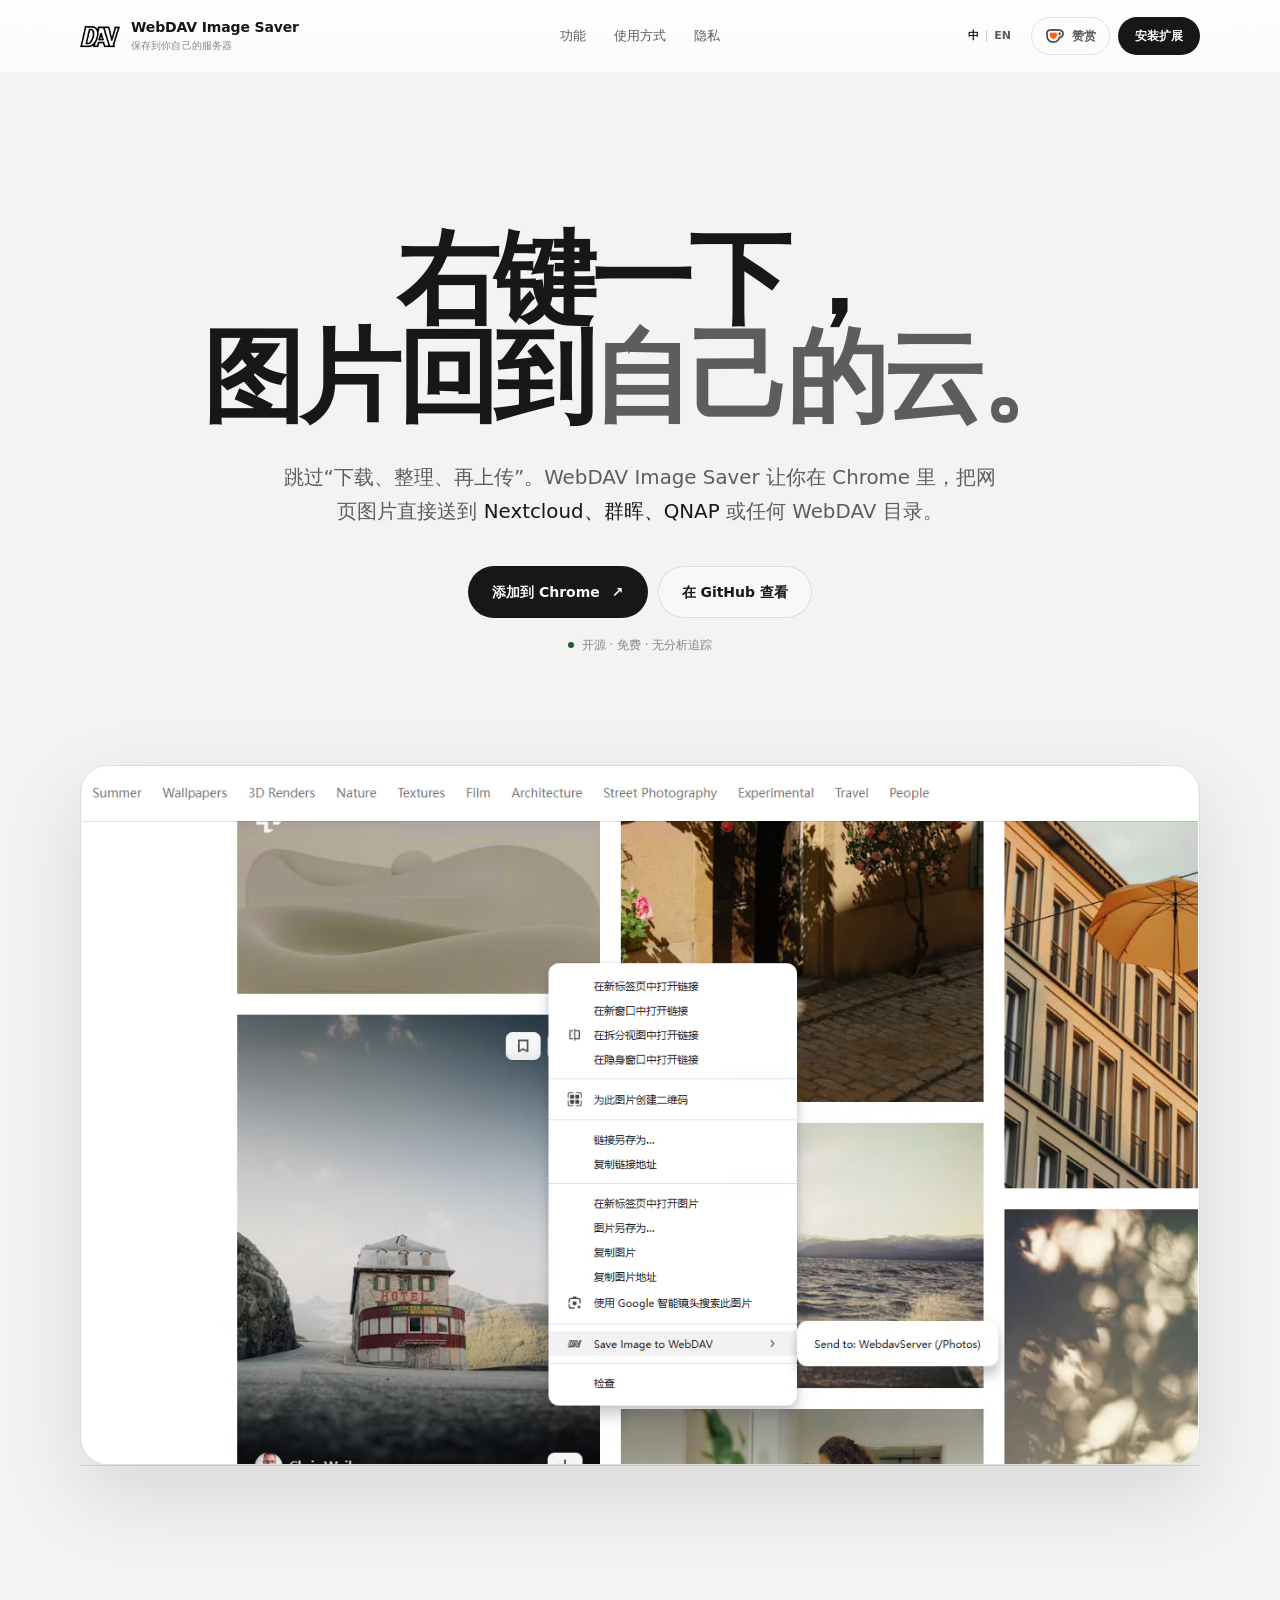
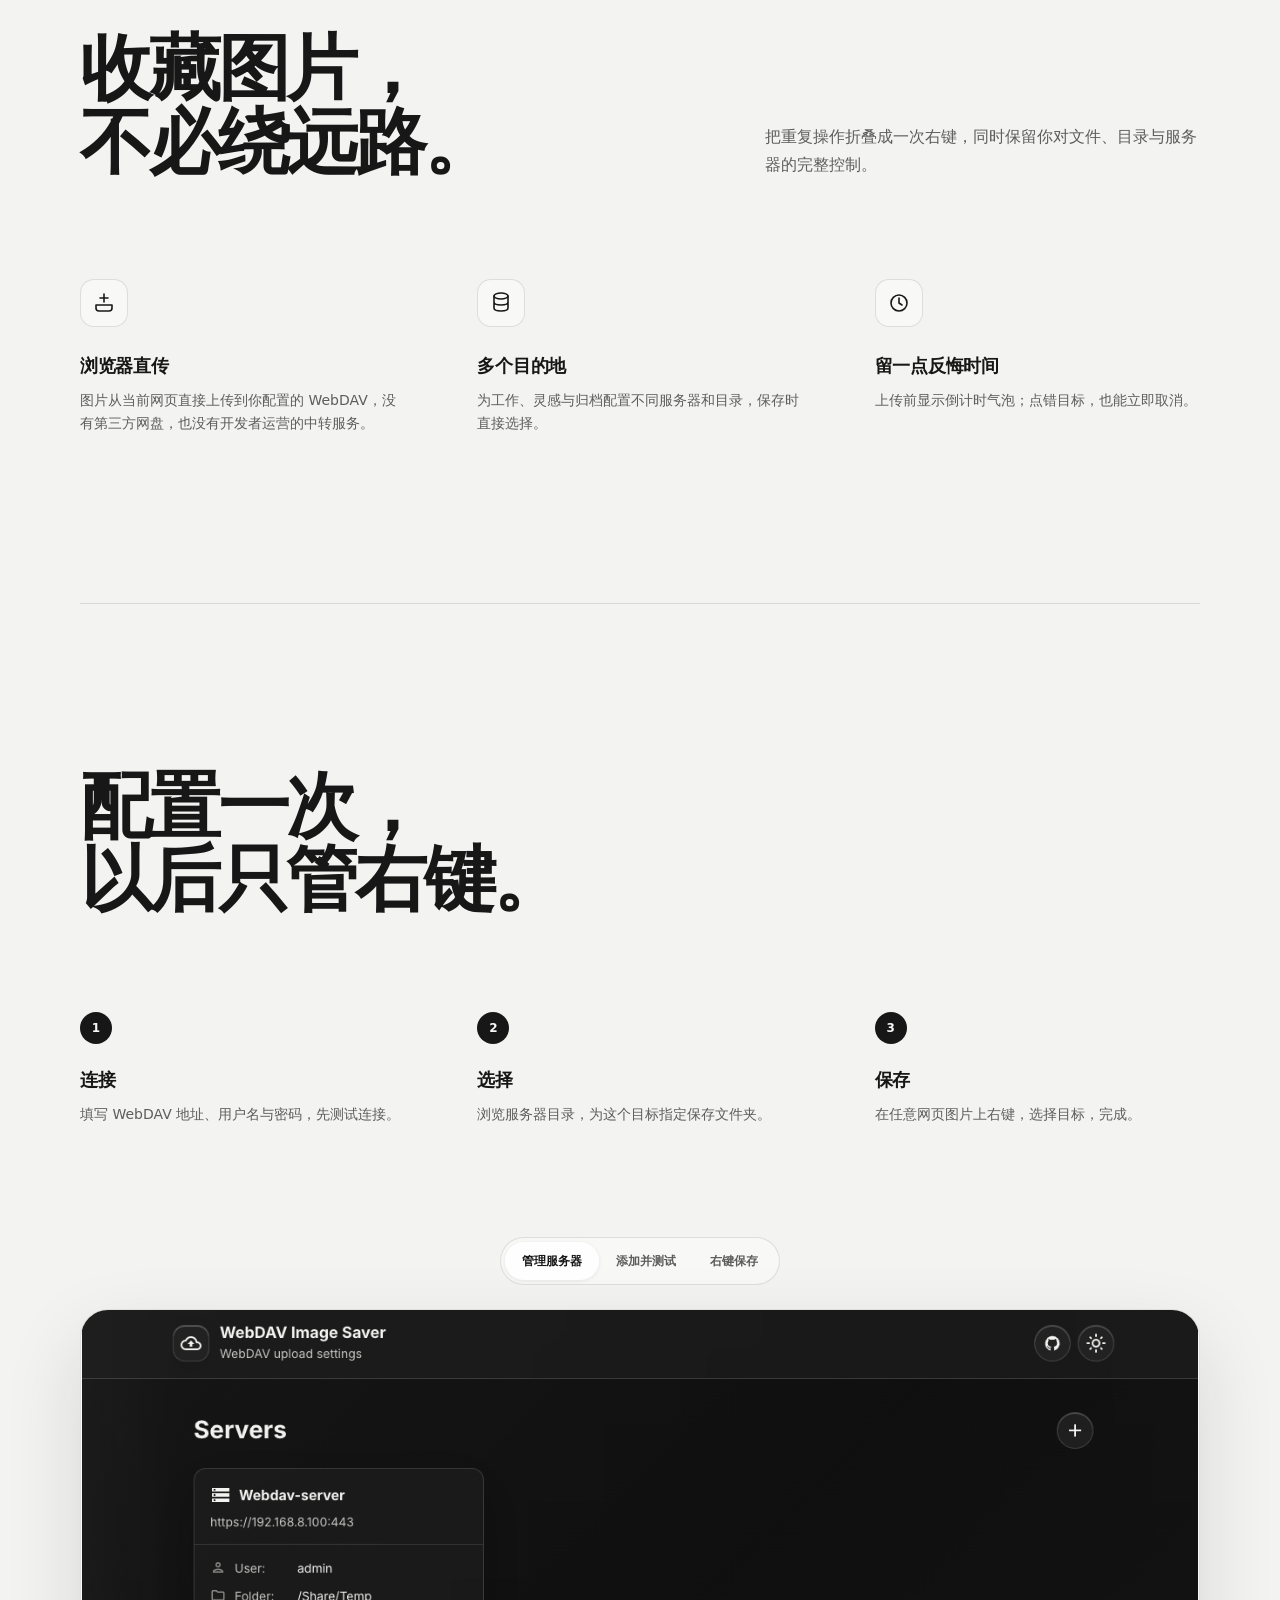
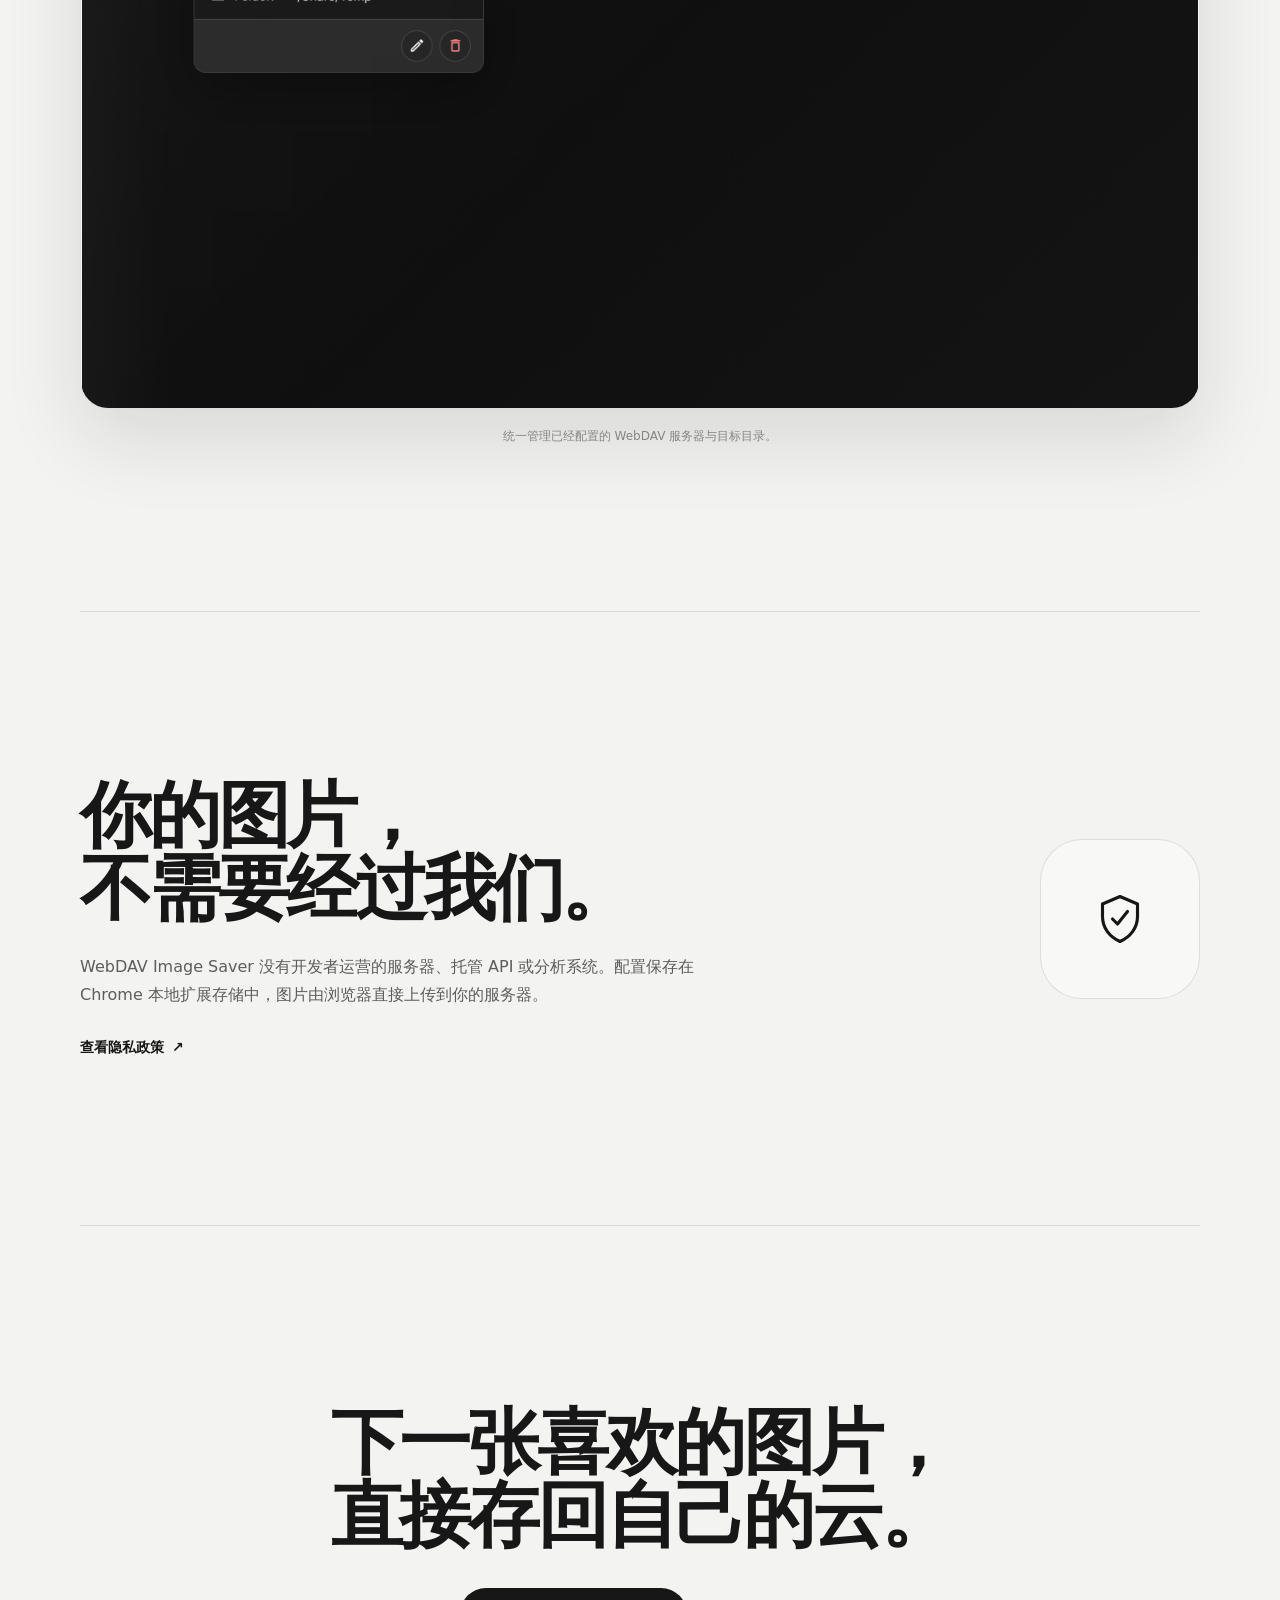
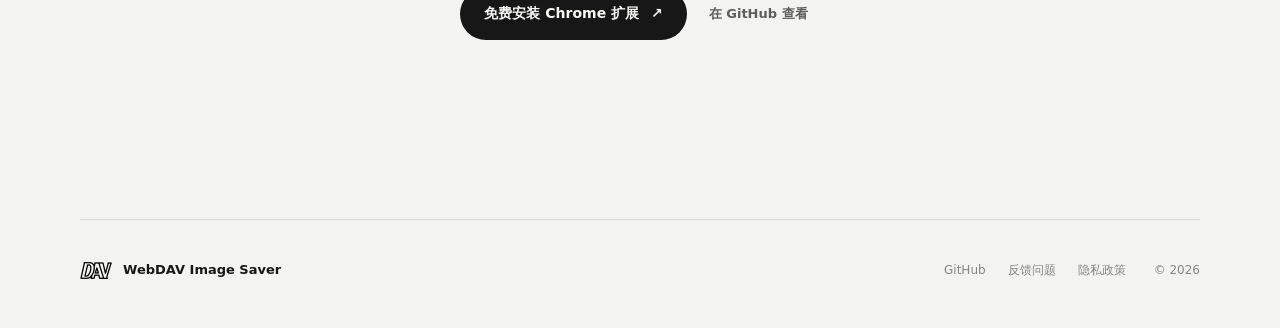
<file: index.html>
<!doctype html>
<html lang="zh-CN">
  <head>
    <meta charset="utf-8" />
    <meta name="viewport" content="width=device-width, initial-scale=1" />
    <meta
      name="description"
      content="WebDAV Image Saver 是一款隐私优先的 Chrome 扩展。右键网页图片，即可直接保存到 Nextcloud、群晖、QNAP 或其他 WebDAV 服务器。"
    />
    <meta name="theme-color" content="#f3f3f1" />
    <meta property="og:type" content="website" />
    <meta property="og:title" content="WebDAV Image Saver — 图片回到自己的云" />
    <meta
      property="og:description"
      content="不用下载再上传。右键一下，把网页图片直接保存到你自己的 WebDAV。"
    />
    <meta
      property="og:image"
      content="https://mrjoechen.github.io/webdav-image-saver/store-assets/cover-zh-intro.png"
    />
    <meta property="og:url" content="https://mrjoechen.github.io/webdav-image-saver/" />
    <link rel="canonical" href="https://mrjoechen.github.io/webdav-image-saver/" />
    <link rel="icon" href="icons/icon128.png" />
    <link rel="stylesheet" href="landing.css" />
    <title>WebDAV Image Saver — 图片回到自己的云</title>
  </head>
  <body>
    <a class="skip-link" href="#main" data-i18n="skipLink">跳到主要内容</a>

    <header class="site-header" data-header>
      <a class="brand" href="#top" aria-label="WebDAV Image Saver 首页">
        <img src="icons/icon128.png" width="40" height="40" alt="" />
        <span>
          <strong>WebDAV Image Saver</strong>
          <small data-i18n="brandSubtitle">保存到你自己的服务器</small>
        </span>
      </a>

      <nav class="site-nav" id="site-nav" aria-label="主要导航">
        <a href="#features" data-i18n="navFeatures">功能</a>
        <a href="#how-it-works" data-i18n="navHow">使用方式</a>
        <a href="#privacy" data-i18n="navPrivacy">隐私</a>
      </nav>

      <div class="header-actions">
        <button class="language-toggle" type="button" aria-label="切换到英文" title="中英文切换">
          <span class="lang-option lang-option-zh">中</span>
          <i aria-hidden="true"></i>
          <span class="lang-option lang-option-en">EN</span>
        </button>
        <a
          class="donation-link"
          href="https://ko-fi.com/joechen"
          target="_blank"
          rel="noopener noreferrer"
          aria-label="赞赏这个项目"
          title="赞赏"
        >
          <img src="icons/kofi_logo.webp" width="20" height="20" alt="" aria-hidden="true" />
          <span data-i18n="support">赞赏</span>
        </a>
        <a
          class="header-cta"
          href="https://chromewebstore.google.com/detail/webdav-image-saver/ejgeeldiamekhajplkinnilgdkfcjdep"
          target="_blank"
          rel="noreferrer"
          data-i18n="install"
        >安装扩展</a>
        <button class="nav-toggle" type="button" aria-label="打开导航" aria-expanded="false" aria-controls="site-nav">
          <span></span><span></span>
        </button>
      </div>
    </header>

    <main id="main">
      <section class="hero" id="top">
        <div class="hero-copy">
          <h1 class="reveal" data-i18n-html="heroTitle">
            右键一下，<br />
            图片回到<span class="marker">自己的云。</span>
          </h1>
          <p class="hero-lede reveal reveal-delay-1" data-i18n-html="heroLede">
            跳过“下载、整理、再上传”。WebDAV Image Saver 让你在 Chrome 里，把网页图片直接送到
            <em>Nextcloud、群晖、QNAP</em> 或任何 WebDAV 目录。
          </p>
          <div class="hero-actions reveal reveal-delay-2">
            <a
              class="button button-primary"
              href="https://chromewebstore.google.com/detail/webdav-image-saver/ejgeeldiamekhajplkinnilgdkfcjdep"
              target="_blank"
              rel="noreferrer"
            >
              <span data-i18n="addChrome">添加到 Chrome</span>
              <span aria-hidden="true">↗</span>
            </a>
            <a class="button button-secondary" href="https://github.com/mrjoechen/webdav-image-saver" target="_blank" rel="noreferrer" data-i18n="viewGithub">
              在 GitHub 查看
            </a>
          </div>
          <p class="micro-proof reveal reveal-delay-2">
            <span class="status-dot" aria-hidden="true"></span>
            <span data-i18n="microProof">开源 · 免费 · 无分析追踪</span>
          </p>
        </div>

        <figure class="hero-demo reveal reveal-delay-2" aria-label="WebDAV Image Saver 使用效果预览">
          <img
            src="docs/screenshots/context-menu-destination.jpg"
            width="1280"
            height="800"
            alt="在网页图片的右键菜单中选择 WebDAV 保存位置"
          />
        </figure>
      </section>

      <section class="section features" id="features">
        <div class="section-heading reveal">
          <h2 data-i18n-html="featuresTitle">收藏图片，<br />不必绕远路。</h2>
          <p data-i18n="featuresLede">把重复操作折叠成一次右键，同时保留你对文件、目录与服务器的完整控制。</p>
        </div>

        <div class="benefit-list">
          <article class="benefit reveal">
            <span class="benefit-icon" aria-hidden="true">
              <svg viewBox="0 0 24 24"><path d="M8 7h8M12 3v8m-5 9h10a3 3 0 0 0 3-3v-3H4v3a3 3 0 0 0 3 3Z" /></svg>
            </span>
            <h3 data-i18n="directTitle">浏览器直传</h3>
            <p data-i18n="directBody">图片从当前网页直接上传到你配置的 WebDAV，没有第三方网盘，也没有开发者运营的中转服务。</p>
          </article>
          <article class="benefit reveal">
            <span class="benefit-icon" aria-hidden="true">
              <svg viewBox="0 0 24 24"><ellipse cx="12" cy="5" rx="7" ry="3" /><path d="M5 5v6c0 1.7 3.1 3 7 3s7-1.3 7-3V5M5 11v6c0 1.7 3.1 3 7 3s7-1.3 7-3v-6" /></svg>
            </span>
            <h3 data-i18n="multiTitle">多个目的地</h3>
            <p data-i18n="multiBody">为工作、灵感与归档配置不同服务器和目录，保存时直接选择。</p>
          </article>
          <article class="benefit reveal">
            <span class="benefit-icon" aria-hidden="true">
              <svg viewBox="0 0 24 24"><circle cx="12" cy="12" r="8" /><path d="M12 7v5l3 2" /></svg>
            </span>
            <h3 data-i18n="controlTitle">留一点反悔时间</h3>
            <p data-i18n="controlBody">上传前显示倒计时气泡；点错目标，也能立即取消。</p>
          </article>
        </div>
      </section>

      <section class="section workflow" id="how-it-works">
        <div class="section-heading reveal">
          <h2 data-i18n-html="workflowTitle">配置一次，<br />以后只管右键。</h2>
        </div>

        <ol class="steps">
          <li class="reveal">
            <span class="step-index">1</span>
            <h3 data-i18n="stepConnectTitle">连接</h3>
            <p data-i18n="stepConnectBody">填写 WebDAV 地址、用户名与密码，先测试连接。</p>
          </li>
          <li class="reveal">
            <span class="step-index">2</span>
            <h3 data-i18n="stepChooseTitle">选择</h3>
            <p data-i18n="stepChooseBody">浏览服务器目录，为这个目标指定保存文件夹。</p>
          </li>
          <li class="reveal">
            <span class="step-index">3</span>
            <h3 data-i18n="stepSaveTitle">保存</h3>
            <p data-i18n="stepSaveBody">在任意网页图片上右键，选择目标，完成。</p>
          </li>
        </ol>

        <div class="screenshot-stage reveal">
          <div class="screenshot-tabs" role="tablist" aria-label="产品截图">
            <button type="button" role="tab" aria-selected="true" data-shot="servers" data-i18n="shotServers">管理服务器</button>
            <button type="button" role="tab" aria-selected="false" data-shot="setup" data-i18n="shotSetup">添加并测试</button>
            <button type="button" role="tab" aria-selected="false" data-shot="save" data-i18n="shotSave">右键保存</button>
          </div>
          <div class="screenshot-frame">
            <img
              data-screenshot
              src="docs/screenshots/servers-overview.jpg"
              width="1280"
              height="800"
              alt="WebDAV Image Saver 的服务器管理界面"
            />
          </div>
          <p data-shot-caption>统一管理已经配置的 WebDAV 服务器与目标目录。</p>
        </div>
      </section>

      <section class="section privacy" id="privacy">
        <div class="privacy-copy reveal">
          <h2 data-i18n-html="privacyTitle">你的图片，<br />不需要经过我们。</h2>
          <p data-i18n="privacyBody">
            WebDAV Image Saver 没有开发者运营的服务器、托管 API 或分析系统。配置保存在 Chrome
            本地扩展存储中，图片由浏览器直接上传到你的服务器。
          </p>
          <a href="https://github.com/mrjoechen/webdav-image-saver/blob/main/PRIVACY.md" target="_blank" rel="noreferrer">
            <span data-i18n="viewPrivacy">查看隐私政策</span> <span aria-hidden="true">↗</span>
          </a>
        </div>
        <div class="privacy-mark reveal" aria-hidden="true">
          <svg viewBox="0 0 24 24"><path d="M12 3 5 6v5c0 4.6 2.9 8.2 7 10 4.1-1.8 7-5.4 7-10V6Z" /><path d="m9 12 2 2 4-5" /></svg>
        </div>
      </section>

      <section class="final-cta reveal">
        <h2 data-i18n-html="finalTitle">下一张喜欢的图片，<br />直接存回自己的云。</h2>
        <div class="final-cta-actions">
          <a
            class="button button-primary"
            href="https://chromewebstore.google.com/detail/webdav-image-saver/ejgeeldiamekhajplkinnilgdkfcjdep"
            target="_blank"
            rel="noreferrer"
          >
            <span data-i18n="installFree">免费安装 Chrome 扩展</span>
            <span aria-hidden="true">↗</span>
          </a>
          <a href="https://github.com/mrjoechen/webdav-image-saver" target="_blank" rel="noreferrer" data-i18n="viewGithub">在 GitHub 查看</a>
        </div>
      </section>
    </main>

    <footer class="site-footer">
      <div class="footer-brand">
        <img src="icons/icon128.png" width="32" height="32" alt="" />
        <strong>WebDAV Image Saver</strong>
      </div>
      <div class="footer-links">
        <a href="https://github.com/mrjoechen/webdav-image-saver" target="_blank" rel="noreferrer">GitHub</a>
        <a href="https://github.com/mrjoechen/webdav-image-saver/issues" target="_blank" rel="noreferrer" data-i18n="footerIssues">反馈问题</a>
        <a href="https://github.com/mrjoechen/webdav-image-saver/blob/main/PRIVACY.md" target="_blank" rel="noreferrer" data-i18n="footerPrivacy">隐私政策</a>
      </div>
      <p>© <span data-year>2026</span></p>
    </footer>

    <script src="landing.js"></script>
  </body>
</html>
</file>
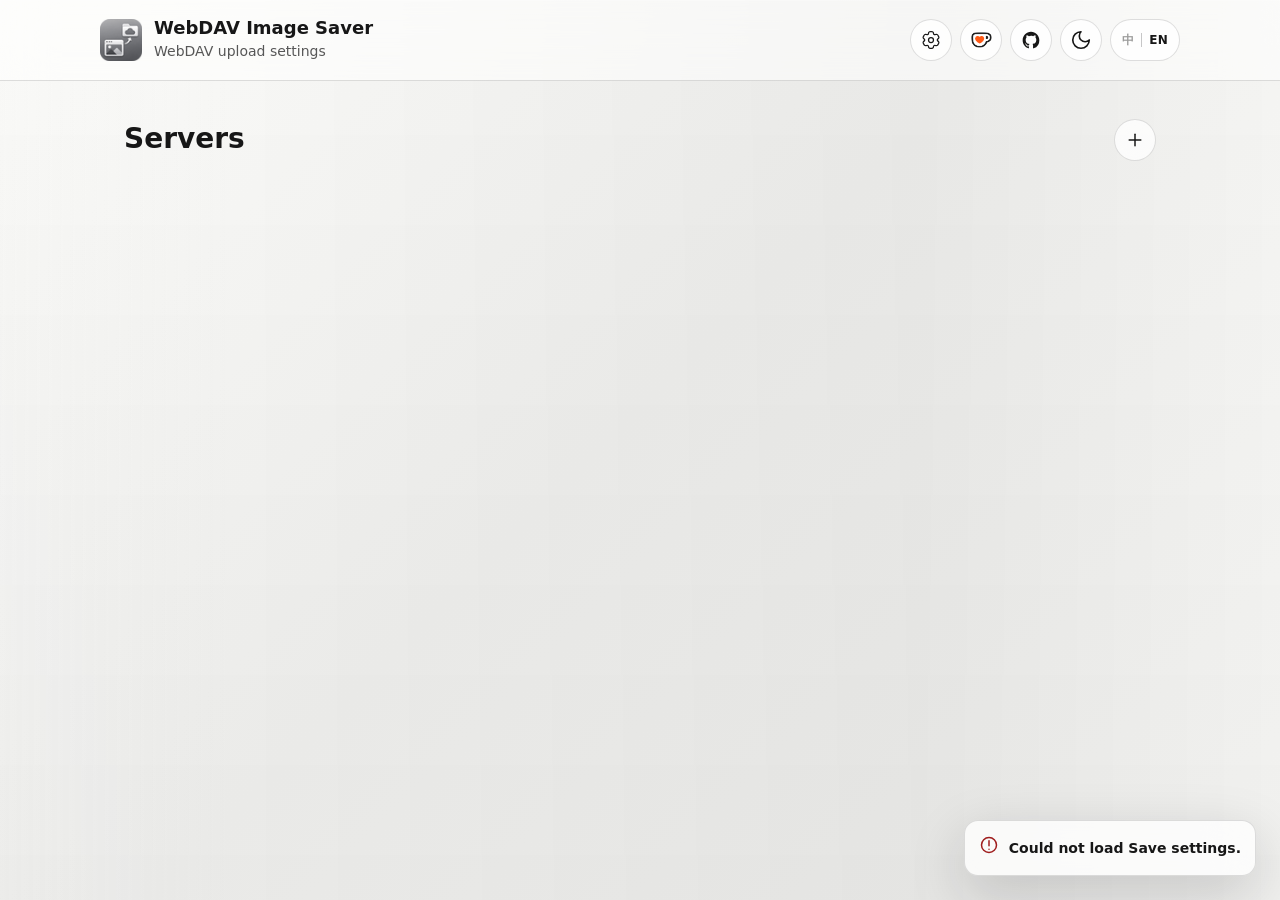
<file: options/options.html>
<!DOCTYPE html>
<html lang="en">
<head>
    <meta charset="UTF-8">
    <meta name="viewport" content="width=device-width, initial-scale=1.0">
    <title>WebDAV Image Saver - Settings</title>
    <link rel="stylesheet" href="options.css">
</head>
<body>
    <svg class="icon-sprite" aria-hidden="true" focusable="false">
        <symbol id="icon-cloud-upload" viewBox="0 0 24 24"><path d="M16 16l-4-4-4 4"/><path d="M12 12v9"/><path d="M20 17.6A5 5 0 0 0 17 8h-1.3A7 7 0 1 0 5 15.7"/></symbol>
        <symbol id="icon-moon" viewBox="0 0 24 24"><path d="M12 3a6 6 0 0 0 9 9 9 9 0 1 1-9-9Z"/></symbol>
        <symbol id="icon-sun" viewBox="0 0 24 24"><circle cx="12" cy="12" r="4"/><path d="M12 2v2"/><path d="M12 20v2"/><path d="M4.93 4.93l1.41 1.41"/><path d="M17.66 17.66l1.41 1.41"/><path d="M2 12h2"/><path d="M20 12h2"/><path d="M4.93 19.07l1.41-1.41"/><path d="M17.66 6.34l1.41-1.41"/></symbol>
        <symbol id="icon-plus" viewBox="0 0 24 24"><path d="M12 5v14"/><path d="M5 12h14"/></symbol>
        <symbol id="icon-storage" viewBox="0 0 24 24"><ellipse cx="12" cy="6" rx="8" ry="3"/><path d="M4 6v12c0 1.7 3.6 3 8 3s8-1.3 8-3V6"/><path d="M4 12c0 1.7 3.6 3 8 3s8-1.3 8-3"/></symbol>
        <symbol id="icon-close" viewBox="0 0 24 24"><path d="M18 6 6 18"/><path d="M6 6l12 12"/></symbol>
        <symbol id="icon-link" viewBox="0 0 24 24"><path d="M10 13a5 5 0 0 0 7.1.1l2-2a5 5 0 0 0-7.1-7.1l-1.1 1.1"/><path d="M14 11a5 5 0 0 0-7.1-.1l-2 2A5 5 0 0 0 12 20l1.1-1.1"/></symbol>
        <symbol id="icon-folder-open" viewBox="0 0 24 24"><path d="M3 7.5A2.5 2.5 0 0 1 5.5 5H10l2 2h6.5A2.5 2.5 0 0 1 21 9.5V10"/><path d="M3 9h18l-2 9.5A2 2 0 0 1 17 20H5a2 2 0 0 1-2-2.5L5 9"/></symbol>
        <symbol id="icon-info" viewBox="0 0 24 24"><circle cx="12" cy="12" r="9"/><path d="M12 11v5"/><path d="M12 8h.01"/></symbol>
        <symbol id="icon-save" viewBox="0 0 24 24"><path d="M5 3h12l2 2v16H5z"/><path d="M8 3v6h8V3"/><path d="M8 21v-7h8v7"/></symbol>
        <symbol id="icon-arrow-back" viewBox="0 0 24 24"><path d="M19 12H5"/><path d="M12 19l-7-7 7-7"/></symbol>
        <symbol id="icon-refresh" viewBox="0 0 24 24"><path d="M20 11a8 8 0 0 0-14.5-4.5L4 8"/><path d="M4 4v4h4"/><path d="M4 13a8 8 0 0 0 14.5 4.5L20 16"/><path d="M20 20v-4h-4"/></symbol>
        <symbol id="icon-check" viewBox="0 0 24 24"><path d="M20 6 9 17l-5-5"/></symbol>
        <symbol id="icon-sync" viewBox="0 0 24 24"><path d="M20 11a8 8 0 0 0-14.5-4.5L4 8"/><path d="M4 4v4h4"/><path d="M4 13a8 8 0 0 0 14.5 4.5L20 16"/><path d="M20 20v-4h-4"/></symbol>
        <symbol id="icon-folder" viewBox="0 0 24 24"><path d="M3 6.5A2.5 2.5 0 0 1 5.5 4H10l2 2h6.5A2.5 2.5 0 0 1 21 8.5v9A2.5 2.5 0 0 1 18.5 20h-13A2.5 2.5 0 0 1 3 17.5z"/></symbol>
        <symbol id="icon-error" viewBox="0 0 24 24"><circle cx="12" cy="12" r="9"/><path d="M12 7v6"/><path d="M12 17h.01"/></symbol>
        <symbol id="icon-chevron-right" viewBox="0 0 24 24"><path d="m9 18 6-6-6-6"/></symbol>
        <symbol id="icon-chevron-down" viewBox="0 0 24 24"><path d="m6 9 6 6 6-6"/></symbol>
        <symbol id="icon-user" viewBox="0 0 24 24"><circle cx="12" cy="8" r="4"/><path d="M4 21a8 8 0 0 1 16 0"/></symbol>
        <symbol id="icon-edit" viewBox="0 0 24 24"><path d="M12 20h9"/><path d="M16.5 3.5a2.1 2.1 0 0 1 3 3L7 19l-4 1 1-4Z"/></symbol>
        <symbol id="icon-trash" viewBox="0 0 24 24"><path d="M3 6h18"/><path d="M8 6V4h8v2"/><path d="M19 6l-1 15H6L5 6"/><path d="M10 11v6"/><path d="M14 11v6"/></symbol>
        <symbol id="icon-check-circle" viewBox="0 0 24 24"><circle cx="12" cy="12" r="9"/><path d="m9 12 2 2 4-5"/></symbol>
        <symbol id="icon-settings" viewBox="0 0 24 24"><circle cx="12" cy="12" r="3" stroke="currentColor" stroke-width="1.5"/><path d="M13.7654 2.15224C13.3978 2 12.9319 2 12 2C11.0681 2 10.6022 2 10.2346 2.15224C9.74457 2.35523 9.35522 2.74458 9.15223 3.23463C9.05957 3.45834 9.0233 3.7185 9.00911 4.09799C8.98826 4.65568 8.70226 5.17189 8.21894 5.45093C7.73564 5.72996 7.14559 5.71954 6.65219 5.45876C6.31645 5.2813 6.07301 5.18262 5.83294 5.15102C5.30704 5.08178 4.77518 5.22429 4.35436 5.5472C4.03874 5.78938 3.80577 6.1929 3.33983 6.99993C2.87389 7.80697 2.64092 8.21048 2.58899 8.60491C2.51976 9.1308 2.66227 9.66266 2.98518 10.0835C3.13256 10.2756 3.3397 10.437 3.66119 10.639C4.1338 10.936 4.43789 11.4419 4.43786 12C4.43783 12.5581 4.13375 13.0639 3.66118 13.3608C3.33965 13.5629 3.13248 13.7244 2.98508 13.9165C2.66217 14.3373 2.51966 14.8691 2.5889 15.395C2.64082 15.7894 2.87379 16.193 3.33973 17C3.80568 17.807 4.03865 18.2106 4.35426 18.4527C4.77508 18.7756 5.30694 18.9181 5.83284 18.8489C6.07289 18.8173 6.31632 18.7186 6.65204 18.5412C7.14547 18.2804 7.73556 18.27 8.2189 18.549C8.70224 18.8281 8.98826 19.3443 9.00911 19.9021C9.02331 20.2815 9.05957 20.5417 9.15223 20.7654C9.35522 21.2554 9.74457 21.6448 10.2346 21.8478C10.6022 22 11.0681 22 12 22C12.9319 22 13.3978 22 13.7654 21.8478C14.2554 21.6448 14.6448 21.2554 14.8477 20.7654C14.9404 20.5417 14.9767 20.2815 14.9909 19.902C15.0117 19.3443 15.2977 18.8281 15.781 18.549C16.2643 18.2699 16.8544 18.2804 17.3479 18.5412C17.6836 18.7186 17.927 18.8172 18.167 18.8488C18.6929 18.9181 19.2248 18.7756 19.6456 18.4527C19.9612 18.2105 20.1942 17.807 20.6601 16.9999C21.1261 16.1929 21.3591 15.7894 21.411 15.395C21.4802 14.8691 21.3377 14.3372 21.0148 13.9164C20.8674 13.7243 20.6602 13.5628 20.3387 13.3608C19.8662 13.0639 19.5621 12.558 19.5621 11.9999C19.5621 11.4418 19.8662 10.9361 20.3387 10.6392C20.6603 10.4371 20.8675 10.2757 21.0149 10.0835C21.3378 9.66273 21.4803 9.13087 21.4111 8.60497C21.3592 8.21055 21.1262 7.80703 20.6602 7C20.1943 6.19297 19.9613 5.78945 19.6457 5.54727C19.2249 5.22436 18.693 5.08185 18.1671 5.15109C17.9271 5.18269 17.6837 5.28136 17.3479 5.4588C16.8545 5.71959 16.2644 5.73002 15.7811 5.45096C15.2977 5.17191 15.0117 4.65566 14.9909 4.09794C14.9767 3.71848 14.9404 3.45833 14.8477 3.23463C14.6448 2.74458 14.2554 2.35523 13.7654 2.15224Z" stroke="currentColor" stroke-width="1.5"/></symbol>
        <symbol id="icon-github" viewBox="0 0 24 24"><path fill="currentColor" stroke="none" d="M12 2C6.48 2 2 6.58 2 12.26c0 4.53 2.86 8.38 6.84 9.74.5.1.68-.22.68-.49 0-.24-.01-1.04-.01-1.88-2.78.62-3.37-1.21-3.37-1.21-.45-1.19-1.11-1.5-1.11-1.5-.91-.64.07-.63.07-.63 1 .07 1.53 1.06 1.53 1.06.9 1.57 2.35 1.12 2.92.86.09-.67.35-1.12.63-1.38-2.22-.26-4.56-1.14-4.56-5.07 0-1.12.39-2.03 1.03-2.75-.1-.26-.45-1.3.1-2.71 0 0 .84-.28 2.75 1.05A9.31 9.31 0 0 1 12 7.01c.85 0 1.7.12 2.5.34 1.9-1.33 2.74-1.05 2.74-1.05.55 1.41.2 2.45.1 2.71.64.72 1.03 1.63 1.03 2.75 0 3.94-2.34 4.8-4.57 5.06.36.32.68.94.68 1.9 0 1.38-.01 2.49-.01 2.83 0 .27.18.59.69.49A10.15 10.15 0 0 0 22 12.26C22 6.58 17.52 2 12 2Z"/></symbol>
    </svg>
    <div class="app-container">
        <!-- Header -->
        <header class="app-header">
            <div class="header-content">
                <div class="logo-section">
                    <div class="logo-icon">
                        <img class="logo-image" src="../icons/icon48.png" alt="" aria-hidden="true">
                    </div>
                    <div class="logo-text">
                        <h1>WebDAV Image Saver</h1>
                        <p data-i18n="headerSubtitle">WebDAV upload settings</p>
                    </div>
                </div>
                <div class="header-actions">
                    <button class="icon-button" id="save-settings-btn" type="button" aria-label="Save settings" title="Save settings" data-i18n-aria-label="saveSettings" data-i18n-title="saveSettings" disabled>
                        <svg class="ui-icon"><use href="#icon-settings"></use></svg>
                    </button>
                    <a class="icon-button donation-link" href="https://ko-fi.com/joechen" target="_blank" rel="noopener noreferrer" aria-label="Support this project on Ko-fi" title="Support on Ko-fi" data-i18n-aria-label="supportKoFiLabel" data-i18n-title="supportKoFiTitle">
                        <img class="donation-logo" src="../icons/kofi_logo.webp" alt="" aria-hidden="true">
                    </a>
                    <a class="icon-button github-link" href="https://github.com/mrjoechen/webdav-image-saver" target="_blank" rel="noopener noreferrer" aria-label="Open GitHub repository" title="GitHub" data-i18n-aria-label="githubLabel">
                        <svg class="ui-icon github-icon"><use href="#icon-github"></use></svg>
                    </a>
                    <button class="icon-button theme-toggle" id="theme-toggle-btn" type="button" aria-label="Switch theme" title="Switch theme">
                        <svg class="ui-icon" id="theme-toggle-icon"><use href="#icon-moon"></use></svg>
                    </button>
                    <button class="language-toggle" id="language-toggle-btn" type="button" aria-label="Switch to Chinese" title="Switch language">
                        <span class="language-option language-option-zh">中</span>
                        <span class="language-divider" aria-hidden="true"></span>
                        <span class="language-option language-option-en">EN</span>
                    </button>
                </div>
            </div>
        </header>

        <!-- Main Content -->
        <main class="main-content">
            <!-- Empty State / Loading -->
            <div id="empty-state" class="empty-state hidden">
                <div class="empty-icon">
                    <svg class="ui-icon"><use href="#icon-storage"></use></svg>
                </div>
                <h3 data-i18n="noServers">No servers yet</h3>
                <p data-i18n="noServersHelp">Add a WebDAV endpoint for right-click image saving.</p>
                <button class="btn btn-primary" id="add-first-server-btn">
                    <svg class="ui-icon"><use href="#icon-plus"></use></svg>
                    <span data-i18n="add">Add</span>
                </button>
            </div>

            <!-- Server List -->
            <div id="servers-section" class="servers-section">
                <div class="section-header">
                    <h2 data-i18n="servers">Servers</h2>
                    <button class="icon-button add-server-button" id="add-server-btn" type="button" aria-label="Add server" title="Add server" data-i18n-aria-label="addServer" data-i18n-title="addServer">
                        <svg class="ui-icon"><use href="#icon-plus"></use></svg>
                    </button>
                </div>
                
                <div id="server-list" class="server-grid">
                    <!-- Server cards will be populated here -->
                </div>
            </div>
        </main>
    </div>

    <!-- Modal for Adding/Editing Server -->
    <div id="server-modal" class="modal-overlay hidden">
        <div class="modal-container">
            <div class="modal-header">
                <h3 id="modal-title" data-i18n="addServer">Add Server</h3>
                <button class="icon-button modal-close" id="close-modal-btn" type="button" aria-label="Close" title="Close" data-i18n-aria-label="close" data-i18n-title="close">
                    <svg class="ui-icon"><use href="#icon-close"></use></svg>
                </button>
            </div>

            <form id="server-form" class="modal-content">
                <input type="hidden" id="edit-id">
                
                <div class="form-group">
                    <label for="server-name" data-i18n="name">Name</label>
                    <input 
                        type="text" 
                        id="server-name" 
                        class="form-input" 
                        placeholder="Personal cloud"
                        data-i18n-placeholder="personalCloud"
                        required
                    >
                </div>

                <div class="form-group">
                    <label for="server-url" data-i18n="serverUrl">Server URL</label>
                    <input 
                        type="url" 
                        id="server-url" 
                        class="form-input" 
                        placeholder="https://yourserver.com/webdav"
                        required
                    >
                </div>

                <div class="form-row">
                    <div class="form-group">
                        <label for="server-username" data-i18n="username">Username</label>
                        <input 
                            type="text" 
                            id="server-username" 
                            class="form-input" 
                            placeholder="Your username"
                            data-i18n-placeholder="usernamePlaceholder"
                            required
                        >
                    </div>
                    <div class="form-group">
                        <label for="server-password" data-i18n="password">Password</label>
                        <input 
                            type="password" 
                            id="server-password" 
                            class="form-input" 
                            placeholder="Your password"
                            data-i18n-placeholder="passwordPlaceholder"
                        >
                    </div>
                </div>

                <!-- Connection Test Section -->
                <div class="connection-section">
                    <button type="button" id="test-connection-btn" class="btn btn-secondary">
                        <svg class="ui-icon"><use href="#icon-link"></use></svg>
                        <span data-i18n="testConnection">Test</span>
                    </button>
                    <div id="connection-status" class="connection-status"></div>
                </div>

                <!-- Target Folder Path -->
                <div id="folder-selection" class="form-group hidden">
                    <label for="custom-folder-path" data-i18n="targetFolder">Target folder</label>
                    <div class="folder-input-row">
                        <input 
                            type="text" 
                            id="custom-folder-path" 
                            class="form-input" 
                            placeholder="/MyImages"
                        >
                        <button type="button" class="icon-button" id="open-folder-picker-btn" aria-label="Browse folders" title="Browse folders" data-i18n-aria-label="browseFolders" data-i18n-title="browseFolders">
                            <svg class="ui-icon"><use href="#icon-folder-open"></use></svg>
                        </button>
                    </div>
                    <div class="form-helper">
                        <svg class="ui-icon"><use href="#icon-info"></use></svg>
                        <span data-i18n="targetFolderHelp">Images are saved to this WebDAV folder.</span>
                    </div>
                </div>
            </form>

            <div class="modal-footer">
                <button type="button" class="btn btn-secondary" id="cancel-btn" data-i18n="cancel">Cancel</button>
                <button type="submit" form="server-form" class="btn btn-primary" id="save-server-btn">
                    <svg class="ui-icon"><use href="#icon-save"></use></svg>
                    <span data-i18n="save">Save</span>
                </button>
            </div>
        </div>
    </div>

    <!-- Global Save Settings -->
    <div id="save-settings-modal" class="modal-overlay hidden">
        <div id="save-settings-dialog" class="modal-container save-settings-container" role="dialog" aria-modal="true" aria-labelledby="save-settings-title" aria-busy="false">
            <div class="modal-header">
                <h3 id="save-settings-title" data-i18n="saveSettings">Save settings</h3>
                <button class="icon-button modal-close" id="close-save-settings-btn" type="button" aria-label="Close save settings" title="Close" data-i18n-aria-label="closeSaveSettings" data-i18n-title="close">
                    <svg class="ui-icon"><use href="#icon-close"></use></svg>
                </button>
            </div>

            <div class="settings-tabs" id="save-settings-tabs" role="tablist" aria-label="Save settings sections" data-i18n-aria-label="saveSettingsSections">
                <button class="settings-tab" id="settings-tab-format" type="button" role="tab" data-settings-tab="format" aria-controls="settings-panel-format" aria-selected="true" tabindex="0">
                    <span data-i18n="imageFormat">Image format</span>
                </button>
                <button class="settings-tab" id="settings-tab-filename" type="button" role="tab" data-settings-tab="filename" aria-controls="settings-panel-filename" aria-selected="false" tabindex="-1">
                    <span data-i18n="fileNamingRule">File naming rule</span>
                </button>
                <button class="settings-tab" id="settings-tab-directory" type="button" role="tab" data-settings-tab="directory" aria-controls="settings-panel-directory" aria-selected="false" tabindex="-1">
                    <span data-i18n="saveDirectoryRule">Save directory rule</span>
                </button>
                <button class="settings-tab" id="settings-tab-local" type="button" role="tab" data-settings-tab="local" aria-controls="settings-panel-local" aria-selected="false" tabindex="-1">
                    <span data-i18n="localCopy">Local copy</span>
                </button>
            </div>

            <form id="save-settings-form" class="modal-content">
                <section class="settings-section settings-panel" id="settings-panel-format" role="tabpanel" aria-labelledby="settings-tab-format">
                    <h4 id="image-format-section-title" data-i18n="imageFormat">Image format</h4>
                    <div class="form-group">
                        <label id="image-format-label" for="image-format-trigger" data-i18n="saveImagesAs">Save images as</label>
                        <input type="hidden" id="image-format-preference" value="original">
                        <div class="format-select" id="image-format-select">
                            <button
                                type="button"
                                class="format-select-trigger"
                                id="image-format-trigger"
                                role="combobox"
                                aria-haspopup="listbox"
                                aria-expanded="false"
                                aria-controls="image-format-options"
                                aria-labelledby="image-format-label image-format-value"
                            >
                                <span id="image-format-value">Original</span>
                                <svg class="ui-icon format-select-chevron" aria-hidden="true"><use href="#icon-chevron-down"></use></svg>
                            </button>
                            <div
                                class="format-select-list hidden"
                                id="image-format-options"
                                role="listbox"
                                aria-labelledby="image-format-label"
                            >
                                <button type="button" class="format-select-option image-format-option" role="option" data-value="original" aria-selected="true">
                                    <span data-i18n="formatOriginal">Original</span><svg class="ui-icon"><use href="#icon-check"></use></svg>
                                </button>
                                <button type="button" class="format-select-option image-format-option" role="option" data-value="ask" aria-selected="false">
                                    <span data-i18n="formatAsk">Ask every time</span><svg class="ui-icon"><use href="#icon-check"></use></svg>
                                </button>
                                <button type="button" class="format-select-option image-format-option" role="option" data-value="png" aria-selected="false">
                                    <span>PNG</span><svg class="ui-icon"><use href="#icon-check"></use></svg>
                                </button>
                                <button type="button" class="format-select-option image-format-option" role="option" data-value="jpg" aria-selected="false">
                                    <span>JPG</span><svg class="ui-icon"><use href="#icon-check"></use></svg>
                                </button>
                                <button type="button" class="format-select-option image-format-option" role="option" data-value="webp" aria-selected="false">
                                    <span>WebP</span><svg class="ui-icon"><use href="#icon-check"></use></svg>
                                </button>
                            </div>
                        </div>
                        <div class="form-helper format-settings-helper">
                            <svg class="ui-icon"><use href="#icon-info"></use></svg>
                            <span data-i18n="formatHelp">Animated or unsupported images are saved in their original format with a warning.</span>
                        </div>
                    </div>
                </section>

                <section class="settings-section settings-panel" id="settings-panel-filename" role="tabpanel" aria-labelledby="settings-tab-filename" hidden>
                    <h4 id="filename-section-title" data-i18n="fileNamingRule">File naming rule</h4>
                    <div class="form-group">
                        <label id="filename-rule-label" for="filename-rule-trigger" data-i18n="filenameNamingMode">Naming mode</label>
                        <input type="hidden" id="filename-rule" value="automatic">
                        <div class="format-select rule-select" id="filename-rule-select">
                            <button
                                type="button"
                                class="format-select-trigger"
                                id="filename-rule-trigger"
                                role="combobox"
                                aria-haspopup="listbox"
                                aria-expanded="false"
                                aria-controls="filename-rule-options"
                                aria-describedby="filename-rule-helper"
                                aria-labelledby="filename-rule-label filename-rule-value"
                            >
                                <span id="filename-rule-value">Automatic</span>
                                <svg class="ui-icon format-select-chevron" aria-hidden="true"><use href="#icon-chevron-down"></use></svg>
                            </button>
                            <div
                                class="format-select-list hidden"
                                id="filename-rule-options"
                                role="listbox"
                                aria-labelledby="filename-rule-label"
                            >
                                <button type="button" class="format-select-option filename-rule-option" role="option" data-value="automatic" aria-selected="true">
                                    <span data-i18n="filenameAutomatic">Automatic</span><svg class="ui-icon"><use href="#icon-check"></use></svg>
                                </button>
                                <button type="button" class="format-select-option filename-rule-option" role="option" data-value="original" aria-selected="false">
                                    <span data-i18n="filenameOriginal">Original filename</span><svg class="ui-icon"><use href="#icon-check"></use></svg>
                                </button>
                                <button type="button" class="format-select-option filename-rule-option" role="option" data-value="custom" aria-selected="false">
                                    <span data-i18n="filenameCustom">Custom template</span><svg class="ui-icon"><use href="#icon-check"></use></svg>
                                </button>
                            </div>
                        </div>
                        <div id="filename-rule-helper" class="form-helper"><svg class="ui-icon"><use href="#icon-info"></use></svg><span data-i18n="filenameRuleHelp">Choose a safe default, keep the original file name, or build a descriptive template.</span></div>
                    </div>
                    <div id="filename-template-group" class="filename-template-group" hidden>
                        <div class="form-group">
                            <label for="filename-template" data-i18n="filenameTemplate">Filename template</label>
                            <input type="text" id="filename-template" class="form-input" value="{originalName}_{date}_{domain}.{ext}" aria-describedby="filename-template-helper filename-template-error" aria-invalid="false">
                            <div id="filename-template-helper" class="form-helper">
                                <svg class="ui-icon"><use href="#icon-info"></use></svg>
                                <span data-i18n="filenameTemplateHelp">Type a template or insert variables below.</span>
                            </div>
                            <p id="filename-template-error" class="form-error hidden" role="status" aria-live="polite"></p>
                        </div>
                        <div id="filename-variable-actions" class="variable-help template-variables" role="group" aria-labelledby="filename-variables-label">
                            <span id="filename-variables-label" data-i18n="variables">Variables</span>
                            <div class="variable-token-list">
                                <button type="button" class="variable-token" data-variable="originalName">{originalName}</button>
                                <button type="button" class="variable-token" data-variable="date">{date}</button>
                                <button type="button" class="variable-token" data-variable="time">{time}</button>
                                <button type="button" class="variable-token" data-variable="domain">{domain}</button>
                                <button type="button" class="variable-token" data-variable="pageTitle">{pageTitle}</button>
                                <button type="button" class="variable-token" data-variable="width">{width}</button>
                                <button type="button" class="variable-token" data-variable="height">{height}</button>
                                <button type="button" class="variable-token" data-variable="ext">{ext}</button>
                            </div>
                        </div>
                    </div>
                    <div id="filename-preview-block" class="filename-preview-block">
                        <p class="filename-preview-label" data-i18n="preview">Preview</p>
                        <output id="filename-preview" class="filename-preview template-preview" aria-live="polite"></output>
                    </div>
                </section>

                <section class="settings-section settings-panel" id="settings-panel-directory" role="tabpanel" aria-labelledby="settings-tab-directory" hidden>
                    <h4 id="directory-section-title" data-i18n="saveDirectoryRule">Save directory rule</h4>
                    <div class="form-group">
                        <label id="directory-rule-label" for="directory-rule-trigger" data-i18n="directoryFolderStructure">Folder structure</label>
                        <input type="hidden" id="directory-rule" value="fixed">
                        <div class="format-select rule-select" id="directory-rule-select">
                            <button
                                type="button"
                                class="format-select-trigger"
                                id="directory-rule-trigger"
                                role="combobox"
                                aria-haspopup="listbox"
                                aria-expanded="false"
                                aria-controls="directory-rule-options"
                                aria-describedby="directory-rule-helper"
                                aria-labelledby="directory-rule-label directory-rule-value"
                            >
                                <span id="directory-rule-value">Fixed directory</span>
                                <svg class="ui-icon format-select-chevron" aria-hidden="true"><use href="#icon-chevron-down"></use></svg>
                            </button>
                            <div
                                class="format-select-list hidden"
                                id="directory-rule-options"
                                role="listbox"
                                aria-labelledby="directory-rule-label"
                            >
                                <button type="button" class="format-select-option directory-rule-option" role="option" data-value="fixed" aria-selected="true">
                                    <span data-i18n="directoryFixed">Fixed directory</span><svg class="ui-icon"><use href="#icon-check"></use></svg>
                                </button>
                                <button type="button" class="format-select-option directory-rule-option" role="option" data-value="date" aria-selected="false">
                                    <span data-i18n="directoryDate">By date</span><svg class="ui-icon"><use href="#icon-check"></use></svg>
                                </button>
                                <button type="button" class="format-select-option directory-rule-option" role="option" data-value="domain" aria-selected="false">
                                    <span data-i18n="directoryDomain">By website</span><svg class="ui-icon"><use href="#icon-check"></use></svg>
                                </button>
                                <button type="button" class="format-select-option directory-rule-option" role="option" data-value="domain-date" aria-selected="false">
                                    <span data-i18n="directoryDomainDate">By website and date</span><svg class="ui-icon"><use href="#icon-check"></use></svg>
                                </button>
                            </div>
                        </div>
                        <div id="directory-rule-helper" class="form-helper"><svg class="ui-icon"><use href="#icon-info"></use></svg><span data-i18n="directoryRuleHelp">Rules are relative to the target folder configured on the selected WebDAV server. /Images is only an example, never a fixed path.</span></div>
                    </div>
                    <div class="directory-preview-block">
                        <p class="directory-preview-label" data-i18n="pathPreview">Path preview</p>
                        <output id="directory-preview" class="directory-preview" aria-live="polite" aria-atomic="true"></output>
                    </div>
                </section>

                <section class="settings-section settings-panel" id="settings-panel-local" role="tabpanel" aria-labelledby="settings-tab-local" hidden>
                    <h4 id="local-copy-section-title" data-i18n="localCopy">Local copy</h4>
                    <div class="form-group">
                        <label class="local-copy-toggle" for="local-copy-enabled">
                            <input type="checkbox" id="local-copy-enabled">
                            <span class="local-copy-switch" aria-hidden="true"></span>
                            <span data-i18n="localCopyEnable">Save a local copy of each upload</span>
                        </label>
                        <div class="form-helper">
                            <svg class="ui-icon"><use href="#icon-info"></use></svg>
                            <span data-i18n="localCopyHelp">When enabled, the same converted file uploaded to WebDAV is also written to the selected folder. Local naming and folder rules can be configured independently below or matched to WebDAV.</span>
                        </div>
                    </div>
                    <div id="local-copy-fields">
                        <div class="form-group">
                            <label for="local-folder-name" data-i18n="localFolder">Target folder</label>
                            <div class="folder-input-row">
                                <input
                                    type="text"
                                    id="local-folder-name"
                                    class="form-input"
                                    readonly
                                    placeholder="No folder selected"
                                    data-i18n-placeholder="localFolderPlaceholder"
                                    aria-describedby="local-folder-helper"
                                >
                                <button type="button" class="icon-button" id="choose-local-folder-btn" aria-label="Choose local folder" title="Choose local folder" data-i18n-aria-label="chooseLocalFolder" data-i18n-title="chooseLocalFolder">
                                    <svg class="ui-icon"><use href="#icon-folder-open"></use></svg>
                                </button>
                            </div>
                            <div id="local-folder-helper" class="form-helper">
                                <svg class="ui-icon"><use href="#icon-info"></use></svg>
                                <span data-i18n="localFolderHelp">Chrome only shows the folder name, not the full path.</span>
                            </div>
                            <p id="local-folder-error" class="form-error hidden" role="status" aria-live="polite"></p>
                        </div>
                        <div class="form-group">
                            <label id="local-directory-rule-label" for="local-directory-rule-trigger" data-i18n="localDirectoryRule">Local folder rule</label>
                            <input type="hidden" id="local-directory-rule" value="webdav">
                            <div class="format-select rule-select" id="local-directory-rule-select">
                                <button
                                    type="button"
                                    class="format-select-trigger"
                                    id="local-directory-rule-trigger"
                                    role="combobox"
                                    aria-haspopup="listbox"
                                    aria-expanded="false"
                                    aria-controls="local-directory-rule-options"
                                    aria-describedby="local-directory-rule-helper"
                                    aria-labelledby="local-directory-rule-label local-directory-rule-value"
                                >
                                    <span id="local-directory-rule-value">Match WebDAV settings</span>
                                    <svg class="ui-icon format-select-chevron" aria-hidden="true"><use href="#icon-chevron-down"></use></svg>
                                </button>
                                <div
                                    class="format-select-list hidden"
                                    id="local-directory-rule-options"
                                    role="listbox"
                                    aria-labelledby="local-directory-rule-label"
                                >
                                    <button type="button" class="format-select-option local-directory-rule-option" role="option" data-value="webdav" aria-selected="true">
                                        <span data-i18n="matchWebdavSettings">Match WebDAV settings</span><svg class="ui-icon"><use href="#icon-check"></use></svg>
                                    </button>
                                    <button type="button" class="format-select-option local-directory-rule-option" role="option" data-value="fixed" aria-selected="false">
                                        <span data-i18n="directoryFixed">Fixed directory</span><svg class="ui-icon"><use href="#icon-check"></use></svg>
                                    </button>
                                    <button type="button" class="format-select-option local-directory-rule-option" role="option" data-value="date" aria-selected="false">
                                        <span data-i18n="directoryDate">By date</span><svg class="ui-icon"><use href="#icon-check"></use></svg>
                                    </button>
                                    <button type="button" class="format-select-option local-directory-rule-option" role="option" data-value="domain" aria-selected="false">
                                        <span data-i18n="directoryDomain">By website</span><svg class="ui-icon"><use href="#icon-check"></use></svg>
                                    </button>
                                    <button type="button" class="format-select-option local-directory-rule-option" role="option" data-value="domain-date" aria-selected="false">
                                        <span data-i18n="directoryDomainDate">By website and date</span><svg class="ui-icon"><use href="#icon-check"></use></svg>
                                    </button>
                                </div>
                            </div>
                            <div id="local-directory-rule-helper" class="form-helper"><svg class="ui-icon"><use href="#icon-info"></use></svg><span data-i18n="localDirectoryRuleHelp">Choose an independent local folder structure, or keep it synchronized with the WebDAV directory rule.</span></div>
                        </div>
                        <div class="form-group">
                            <label id="local-filename-rule-label" for="local-filename-rule-trigger" data-i18n="localFilenameNamingMode">Local naming mode</label>
                            <input type="hidden" id="local-filename-rule" value="webdav">
                            <div class="format-select rule-select" id="local-filename-rule-select">
                                <button
                                    type="button"
                                    class="format-select-trigger"
                                    id="local-filename-rule-trigger"
                                    role="combobox"
                                    aria-haspopup="listbox"
                                    aria-expanded="false"
                                    aria-controls="local-filename-rule-options"
                                    aria-describedby="local-filename-rule-helper"
                                    aria-labelledby="local-filename-rule-label local-filename-rule-value"
                                >
                                    <span id="local-filename-rule-value">Match WebDAV settings</span>
                                    <svg class="ui-icon format-select-chevron" aria-hidden="true"><use href="#icon-chevron-down"></use></svg>
                                </button>
                                <div
                                    class="format-select-list hidden"
                                    id="local-filename-rule-options"
                                    role="listbox"
                                    aria-labelledby="local-filename-rule-label"
                                >
                                    <button type="button" class="format-select-option local-filename-rule-option" role="option" data-value="webdav" aria-selected="true">
                                        <span data-i18n="matchWebdavSettings">Match WebDAV settings</span><svg class="ui-icon"><use href="#icon-check"></use></svg>
                                    </button>
                                    <button type="button" class="format-select-option local-filename-rule-option" role="option" data-value="automatic" aria-selected="false">
                                        <span data-i18n="filenameAutomatic">Automatic</span><svg class="ui-icon"><use href="#icon-check"></use></svg>
                                    </button>
                                    <button type="button" class="format-select-option local-filename-rule-option" role="option" data-value="original" aria-selected="false">
                                        <span data-i18n="filenameOriginal">Original filename</span><svg class="ui-icon"><use href="#icon-check"></use></svg>
                                    </button>
                                    <button type="button" class="format-select-option local-filename-rule-option" role="option" data-value="custom" aria-selected="false">
                                        <span data-i18n="filenameCustom">Custom template</span><svg class="ui-icon"><use href="#icon-check"></use></svg>
                                    </button>
                                </div>
                            </div>
                            <div id="local-filename-rule-helper" class="form-helper"><svg class="ui-icon"><use href="#icon-info"></use></svg><span data-i18n="localFilenameRuleHelp">Choose an independent local filename rule, or keep it synchronized with the WebDAV filename rule.</span></div>
                        </div>
                        <div id="local-filename-template-group" class="filename-template-group" hidden>
                            <div class="form-group">
                                <label for="local-filename-template" data-i18n="filenameTemplate">Filename template</label>
                                <input type="text" id="local-filename-template" class="form-input" value="{originalName}_{date}_{domain}.{ext}" aria-describedby="local-filename-template-helper local-filename-template-error" aria-invalid="false">
                                <div id="local-filename-template-helper" class="form-helper">
                                    <svg class="ui-icon"><use href="#icon-info"></use></svg>
                                    <span data-i18n="filenameTemplateHelp">Type a template or insert variables below.</span>
                                </div>
                                <p id="local-filename-template-error" class="form-error hidden" role="status" aria-live="polite"></p>
                            </div>
                            <div id="local-filename-variable-actions" class="variable-help template-variables" role="group" aria-labelledby="local-filename-variables-label">
                                <span id="local-filename-variables-label" data-i18n="variables">Variables</span>
                                <div class="variable-token-list">
                                    <button type="button" class="local-variable-token" data-variable="originalName">{originalName}</button>
                                    <button type="button" class="local-variable-token" data-variable="date">{date}</button>
                                    <button type="button" class="local-variable-token" data-variable="time">{time}</button>
                                    <button type="button" class="local-variable-token" data-variable="domain">{domain}</button>
                                    <button type="button" class="local-variable-token" data-variable="pageTitle">{pageTitle}</button>
                                    <button type="button" class="local-variable-token" data-variable="width">{width}</button>
                                    <button type="button" class="local-variable-token" data-variable="height">{height}</button>
                                    <button type="button" class="local-variable-token" data-variable="ext">{ext}</button>
                                </div>
                            </div>
                        </div>
                        <div id="local-copy-preview-block" class="filename-preview-block">
                            <p class="filename-preview-label" data-i18n="localPathPreview">Local path preview</p>
                            <output id="local-copy-preview" class="filename-preview template-preview" aria-live="polite"></output>
                        </div>
                    </div>
                </section>
            </form>

            <div class="modal-footer">
                <button type="button" class="btn btn-secondary" id="cancel-save-settings-btn" data-i18n="cancel">Cancel</button>
                <button type="submit" form="save-settings-form" class="btn btn-primary" id="save-save-settings-btn">
                    <svg class="ui-icon"><use href="#icon-save"></use></svg>
                    <span data-i18n="save">Save</span>
                </button>
            </div>
        </div>
    </div>

    <!-- Folder Picker -->
    <div id="folder-picker-modal" class="modal-overlay folder-picker-overlay hidden">
        <div class="modal-container folder-picker-container">
            <div class="modal-header">
                <h3 data-i18n="chooseFolder">Choose Folder</h3>
                <button class="icon-button modal-close" id="close-folder-picker-btn" type="button" aria-label="Close folder picker" title="Close" data-i18n-aria-label="closeFolderPicker" data-i18n-title="close">
                    <svg class="ui-icon"><use href="#icon-close"></use></svg>
                </button>
            </div>

            <div class="folder-picker-content">
                <div class="folder-picker-toolbar">
                    <button type="button" class="icon-button" id="folder-picker-back-btn" aria-label="Parent folder" title="Parent folder" data-i18n-aria-label="parentFolder" data-i18n-title="parentFolder">
                        <svg class="ui-icon"><use href="#icon-arrow-back"></use></svg>
                    </button>
                    <div class="folder-breadcrumb">
                        <svg class="ui-icon"><use href="#icon-folder-open"></use></svg>
                        <span id="selected-folder-path">/</span>
                    </div>
                    <button type="button" class="icon-button" id="folder-picker-refresh-btn" aria-label="Refresh folders" title="Refresh" data-i18n-aria-label="refreshFolders" data-i18n-title="refresh">
                        <svg class="ui-icon"><use href="#icon-refresh"></use></svg>
                    </button>
                </div>
                <div id="folder-list" class="folder-list folder-picker-list"></div>
            </div>

            <div class="modal-footer">
                <button type="button" class="btn btn-secondary" id="cancel-folder-picker-btn" data-i18n="cancel">Cancel</button>
                <button type="button" class="btn btn-primary" id="select-folder-btn">
                    <svg class="ui-icon"><use href="#icon-check"></use></svg>
                    <span data-i18n="select">Select</span>
                </button>
            </div>
        </div>
    </div>

    <!-- Notification Toast -->
    <div id="notification" class="notification hidden">
        <div class="notification-content">
            <span class="notification-icon"></span>
            <span class="notification-message"></span>
        </div>
    </div>

    <script src="../image-format.js"></script>
    <script src="../filename-rule.js"></script>
    <script src="../directory-rule.js"></script>
    <script src="../local-copy.js"></script>
    <script src="../local-copy-fs.js"></script>
    <script src="../settings.js"></script>
    <script src="options.js"></script>
</body>
</html>
</file>
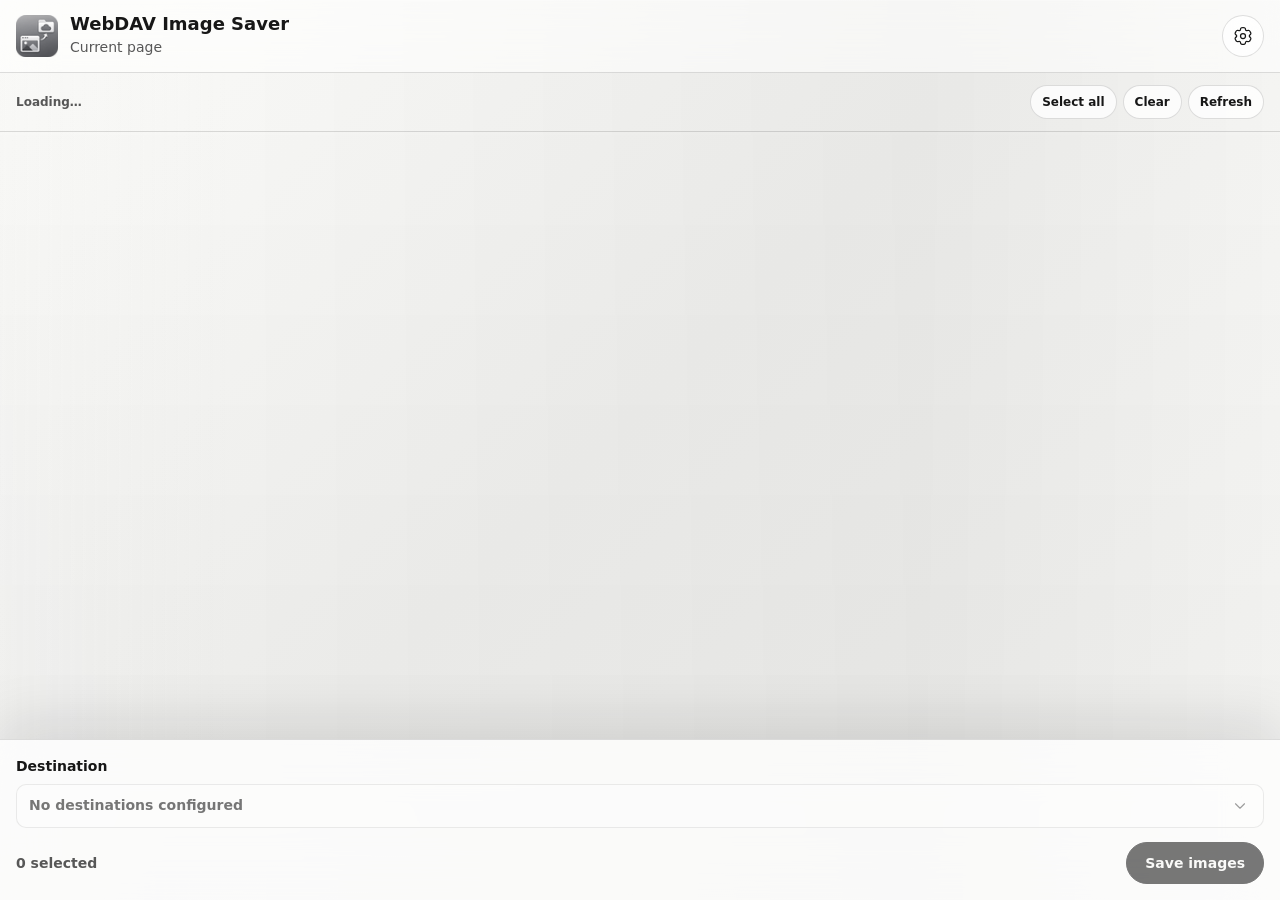
<file: sidepanel/sidepanel.html>
<!doctype html>
<html lang="en">
<head>
  <meta charset="utf-8">
  <meta name="viewport" content="width=device-width, initial-scale=1">
  <title>Batch save images</title>
  <link rel="stylesheet" href="sidepanel.css">
</head>
<body>
  <main class="panel-shell">
    <header class="app-header">
      <div class="logo-section">
        <img class="logo-image" src="../icons/icon48.png" alt="" aria-hidden="true">
        <div class="logo-text">
          <h1>WebDAV Image Saver</h1>
          <p id="page-title" data-i18n="currentPage">Current page</p>
        </div>
      </div>
      <button id="open-settings" class="icon-button" type="button" aria-label="Open extension settings" title="Settings" data-i18n-aria-label="openSettings" data-i18n-title="settings">
        <svg class="ui-icon" aria-hidden="true" viewBox="0 0 24 24">
          <circle cx="12" cy="12" r="3"></circle>
          <path d="M13.77 2.15C13.4 2 12.93 2 12 2s-1.4 0-1.77.15a2 2 0 0 0-1.08 1.08c-.09.23-.13.49-.14.87a1.6 1.6 0 0 1-2.36 1.36c-.34-.18-.58-.28-.82-.31a2 2 0 0 0-1.48.4c-.31.24-.55.65-1.01 1.45-.47.81-.7 1.21-.75 1.6a2 2 0 0 0 .4 1.48c.14.2.35.36.67.56a1.6 1.6 0 0 1 0 2.72c-.32.2-.53.36-.68.56a2 2 0 0 0-.39 1.47c.05.4.28.8.75 1.61.46.8.7 1.21 1.01 1.45a2 2 0 0 0 1.48.4c.24-.03.48-.13.82-.31a1.6 1.6 0 0 1 2.36 1.36c.01.38.05.64.14.87a2 2 0 0 0 1.08 1.08c.37.15.84.15 1.77.15s1.4 0 1.77-.15a2 2 0 0 0 1.08-1.08c.09-.23.13-.49.14-.87a1.6 1.6 0 0 1 2.36-1.36c.34.18.58.28.82.31a2 2 0 0 0 1.48-.4c.31-.24.55-.65 1.01-1.45.47-.81.7-1.21.75-1.61a2 2 0 0 0-.4-1.47c-.14-.2-.35-.36-.67-.56a1.6 1.6 0 0 1 0-2.72c.32-.2.53-.36.67-.56a2 2 0 0 0 .4-1.48c-.05-.39-.28-.79-.75-1.6-.46-.8-.7-1.21-1.01-1.45a2 2 0 0 0-1.48-.4c-.24.03-.48.13-.82.31a1.6 1.6 0 0 1-2.36-1.36c-.01-.38-.05-.64-.14-.87a2 2 0 0 0-1.08-1.08Z"></path>
        </svg>
      </button>
    </header>

    <section id="page-access-gate" class="permission-gate" aria-labelledby="page-access-title" hidden>
      <div class="permission-gate-icon" aria-hidden="true">
        <svg class="ui-icon" viewBox="0 0 24 24">
          <path d="M12 3 5 6v5c0 4.6 2.8 8.2 7 10 4.2-1.8 7-5.4 7-10V6l-7-3Z"></path>
          <path d="m9 12 2 2 4-4"></path>
        </svg>
      </div>
      <h2 id="page-access-title" data-i18n="pageAccessRequired">Web page access required</h2>
      <p id="page-access-message" data-i18n="pageAccessHelp">Allow access to web page URLs before scanning images.</p>
      <button id="grant-page-access" class="primary-button" type="button" data-i18n="grantPageAccess">Authorize access</button>
    </section>

    <p id="notice" class="notice" role="status" aria-live="polite" hidden></p>

    <section id="selection-view" class="selection-view">
      <div class="toolbar" aria-label="Image selection actions" data-i18n-aria-label="selectionActions">
        <p id="page-meta" class="page-meta" data-i18n="loading">Loading…</p>
        <div class="selection-actions">
          <button id="select-all" class="text-button" type="button" data-i18n="selectAll">Select all</button>
          <button id="clear-selection" class="text-button" type="button" data-i18n="clear">Clear</button>
          <button id="refresh" class="text-button" type="button" data-i18n="refresh">Refresh</button>
        </div>
      </div>

      <div id="image-list" class="image-list" aria-label="Images found on this page" data-i18n-aria-label="imagesFoundOnPage"></div>
      <p id="empty-state" class="empty-state" data-i18n="noImagesFound" hidden>No images were found on this page.</p>

      <footer class="save-footer">
        <div class="field">
          <span id="destination-label" data-i18n="destination">Destination</span>
          <input id="destination" type="hidden" value="">
          <div id="destination-select" class="format-select destination-select">
            <button
              id="destination-trigger"
              class="format-select-trigger"
              type="button"
              role="combobox"
              aria-haspopup="listbox"
              aria-expanded="false"
              aria-controls="destination-options"
              aria-labelledby="destination-label destination-value"
              disabled
            >
              <span id="destination-value" data-i18n="noDestinations">No destinations configured</span>
              <svg class="ui-icon format-select-chevron" aria-hidden="true" viewBox="0 0 24 24">
                <path d="m6 9 6 6 6-6"></path>
              </svg>
            </button>
            <div
              id="destination-options"
              class="format-select-list"
              role="listbox"
              aria-labelledby="destination-label"
              hidden
            ></div>
          </div>
        </div>
        <label id="format-field" class="field" hidden>
          <span data-i18n="saveBatchAs">Save this batch as</span>
          <select id="format">
            <option value="" data-i18n="chooseFormat">Choose a format</option>
            <option value="original" data-i18n="formatOriginal">Original</option>
            <option value="png">PNG</option>
            <option value="jpg">JPG</option>
            <option value="webp">WebP</option>
          </select>
        </label>
        <div class="save-row">
          <span id="selected-count" class="selected-count" data-i18n="selectedNone">0 selected</span>
          <button id="save" class="primary-button" type="button" data-i18n="saveImages" disabled>Save images</button>
        </div>
      </footer>
    </section>

    <section id="progress-view" class="progress-view" hidden>
      <div class="progress-heading">
        <div>
          <h2 id="progress-title" data-i18n="savingImages">Saving images</h2>
          <p id="progress-meta" data-i18n="progressInitial">0 of 0 complete</p>
        </div>
        <button id="cancel-batch" class="danger-button" type="button" data-i18n="cancel">Cancel</button>
      </div>
      <progress id="batch-progress" max="1" value="0">0%</progress>
      <ul id="batch-items" class="batch-items"></ul>
      <div class="result-actions">
        <button id="retry-failed" class="secondary-button" type="button" data-i18n="retryFailed" hidden>Retry failed</button>
        <button id="new-batch" class="primary-button" type="button" data-i18n="scanCurrentPage" hidden>Scan current page</button>
      </div>
    </section>
  </main>
  <script src="../local-copy-fs.js"></script>
  <script src="sidepanel.js"></script>
</body>
</html>
</file>
<file: landing.css>
:root {
  color-scheme: light;
  --background: #f3f3f1;
  --background-strong: #fafaf8;
  --surface: rgb(255 255 255 / 0.62);
  --surface-strong: rgb(255 255 255 / 0.86);
  --surface-muted: rgb(255 255 255 / 0.44);
  --border: rgb(24 24 27 / 0.12);
  --border-strong: rgb(24 24 27 / 0.2);
  --text-primary: #171717;
  --text-secondary: #5d5d5d;
  --text-muted: #858585;
  --button-bg: #171717;
  --button-text: #f8f8f6;
  --button-hover: #2a2a2a;
  --success: #17603a;
  --shadow-image: 0 30px 80px rgb(24 24 27 / 0.12);
  --radius: 14px;
  --radius-lg: 28px;
  --radius-pill: 999px;
  --page: min(1120px, calc(100vw - 48px));
  --font: ui-sans-serif, system-ui, -apple-system, BlinkMacSystemFont, "Segoe UI", sans-serif;
}

@media (prefers-color-scheme: dark) {
  :root:not([data-theme="light"]) {
    color-scheme: dark;
    --background: #111111;
    --background-strong: #171717;
    --surface: rgb(35 35 35 / 0.62);
    --surface-strong: rgb(38 38 38 / 0.86);
    --surface-muted: rgb(255 255 255 / 0.07);
    --border: rgb(255 255 255 / 0.12);
    --border-strong: rgb(255 255 255 / 0.2);
    --text-primary: #f3f3f1;
    --text-secondary: #c4c4c0;
    --text-muted: #8f8f8b;
    --button-bg: #f3f3f1;
    --button-text: #151515;
    --button-hover: #ffffff;
    --success: #8fe0b6;
    --shadow-image: 0 34px 90px rgb(0 0 0 / 0.4);
  }
}

:root[data-theme="dark"] {
  color-scheme: dark;
  --background: #111111;
  --background-strong: #171717;
  --surface: rgb(35 35 35 / 0.62);
  --surface-strong: rgb(38 38 38 / 0.86);
  --surface-muted: rgb(255 255 255 / 0.07);
  --border: rgb(255 255 255 / 0.12);
  --border-strong: rgb(255 255 255 / 0.2);
  --text-primary: #f3f3f1;
  --text-secondary: #c4c4c0;
  --text-muted: #8f8f8b;
  --button-bg: #f3f3f1;
  --button-text: #151515;
  --button-hover: #ffffff;
  --success: #8fe0b6;
  --shadow-image: 0 34px 90px rgb(0 0 0 / 0.4);
}

* {
  box-sizing: border-box;
}

html {
  scroll-behavior: smooth;
}

body {
  min-width: 320px;
  margin: 0;
  color: var(--text-primary);
  background: var(--background);
  font-family: var(--font);
  line-height: 1.5;
  -webkit-font-smoothing: antialiased;
  -moz-osx-font-smoothing: grayscale;
}

a {
  color: inherit;
  text-decoration: none;
}

button,
a {
  -webkit-tap-highlight-color: transparent;
}

button {
  color: inherit;
  font: inherit;
}

img {
  display: block;
  max-width: 100%;
  height: auto;
}

::selection {
  color: var(--button-text);
  background: var(--button-bg);
}

.skip-link:not(:focus) {
  position: absolute;
  width: 1px;
  height: 1px;
  padding: 0;
  margin: -1px;
  overflow: hidden;
  clip: rect(0, 0, 0, 0);
  white-space: nowrap;
  border: 0;
}

.skip-link {
  position: fixed;
  z-index: 100;
  top: 12px;
  left: 12px;
  padding: 10px 14px;
  color: var(--button-text);
  background: var(--button-bg);
  border-radius: 10px;
}

.site-header {
  position: fixed;
  z-index: 20;
  top: 0;
  left: 0;
  display: grid;
  grid-template-columns: 1fr auto 1fr;
  align-items: center;
  width: 100%;
  min-height: 72px;
  padding: 12px max(24px, calc((100vw - 1120px) / 2));
  background: linear-gradient(180deg, var(--surface-strong), var(--surface));
  backdrop-filter: blur(24px) saturate(160%);
  -webkit-backdrop-filter: blur(24px) saturate(160%);
  transition: min-height 180ms ease, box-shadow 180ms ease, background-color 180ms ease;
}

.site-header::after {
  position: absolute;
  right: 0;
  bottom: -16px;
  left: 0;
  height: 16px;
  content: "";
  pointer-events: none;
  background: linear-gradient(180deg, rgb(0 0 0 / 0.035), transparent);
  opacity: 0;
  transition: opacity 180ms ease;
}

.site-header.is-scrolled {
  min-height: 64px;
  box-shadow: inset 0 1px rgb(255 255 255 / 0.14);
}

.site-header.is-scrolled::after {
  opacity: 1;
}

.brand,
.footer-brand {
  display: inline-flex;
  align-items: center;
  gap: 11px;
}

.brand {
  justify-self: start;
  min-width: 0;
}

.brand img,
.footer-brand img {
  flex: 0 0 auto;
  border-radius: 10px;
}

.brand > span {
  display: grid;
  min-width: 0;
}

.brand strong {
  overflow: hidden;
  font-size: 14px;
  font-weight: 660;
  letter-spacing: -0.01em;
  line-height: 1.2;
  text-overflow: ellipsis;
  white-space: nowrap;
}

.brand small {
  margin-top: 2px;
  overflow: hidden;
  color: var(--text-muted);
  font-size: 10px;
  letter-spacing: 0.01em;
  text-overflow: ellipsis;
  white-space: nowrap;
}

.site-nav {
  display: flex;
  align-items: center;
  gap: 28px;
  justify-self: center;
}

.site-nav a {
  color: var(--text-secondary);
  font-size: 13px;
  font-weight: 560;
  transition: color 120ms ease;
}

.site-nav a:hover {
  color: var(--text-primary);
}

.header-actions {
  display: flex;
  align-items: center;
  gap: 8px;
  justify-self: end;
}

.language-toggle,
.donation-link,
.header-cta {
  height: 38px;
  border-radius: var(--radius-pill);
}

.language-toggle {
  display: inline-flex;
  align-items: center;
  gap: 7px;
  padding: 0 12px;
  color: var(--text-secondary);
  background: transparent;
  border: 0;
  cursor: pointer;
}

.language-toggle i {
  width: 1px;
  height: 12px;
  background: var(--border-strong);
}

.lang-option {
  font-size: 11px;
  font-style: normal;
  font-weight: 650;
}

:lang(zh-CN) .lang-option-zh,
:lang(en) .lang-option-en {
  color: var(--text-primary);
}

.donation-link {
  display: inline-flex;
  align-items: center;
  gap: 7px;
  padding: 0 13px;
  color: var(--text-secondary);
  font-size: 12px;
  font-weight: 620;
  border: 1px solid var(--border);
}

.donation-link img {
  width: 20px;
  height: 20px;
  object-fit: contain;
}

.header-cta {
  display: inline-flex;
  align-items: center;
  padding: 0 17px;
  color: var(--button-text);
  background: var(--button-bg);
  font-size: 12px;
  font-weight: 650;
}

.language-toggle:active,
.donation-link:active,
.header-cta:active,
.button:active,
.screenshot-tabs button:active,
.nav-toggle:active {
  transform: scale(0.97);
  transition: transform 100ms ease-out;
}

.nav-toggle {
  display: none;
  width: 40px;
  height: 40px;
  padding: 0;
  background: transparent;
  border: 0;
  border-radius: 50%;
}

.nav-toggle span {
  display: block;
  width: 17px;
  height: 1.5px;
  margin: 5px auto;
  background: currentColor;
  transition: transform 180ms ease;
}

.nav-toggle[aria-expanded="true"] span:first-child {
  transform: translateY(3.25px) rotate(45deg);
}

.nav-toggle[aria-expanded="true"] span:last-child {
  transform: translateY(-3.25px) rotate(-45deg);
}

.hero,
.section,
.final-cta,
.site-footer {
  width: var(--page);
  margin-inline: auto;
}

.hero {
  padding-top: clamp(160px, 18vw, 230px);
  text-align: center;
}

.hero-copy {
  max-width: 900px;
  margin-inline: auto;
}

.hero h1,
.section h2,
.final-cta h2 {
  margin: 0;
  font-weight: 690;
  letter-spacing: -0.045em;
  text-wrap: balance;
}

.hero h1 {
  font-size: clamp(3.6rem, 8vw, 6.8rem);
  line-height: 0.96;
}

:lang(en) .hero h1 {
  font-size: clamp(3.3rem, 7.4vw, 6.4rem);
}

.marker {
  color: var(--text-secondary);
}

.hero-lede {
  max-width: 720px;
  margin: 34px auto 0;
  color: var(--text-secondary);
  font-size: clamp(1.05rem, 1.7vw, 1.24rem);
  line-height: 1.75;
  text-wrap: pretty;
}

.hero-lede em {
  color: var(--text-primary);
  font-style: normal;
}

.hero-actions,
.final-cta-actions {
  display: flex;
  align-items: center;
  justify-content: center;
  gap: 10px;
}

.hero-actions {
  margin-top: 36px;
}

.button {
  display: inline-flex;
  align-items: center;
  justify-content: center;
  gap: 12px;
  min-height: 52px;
  padding: 0 23px;
  border: 1px solid transparent;
  border-radius: var(--radius-pill);
  font-size: 14px;
  font-weight: 640;
}

.button-primary {
  color: var(--button-text);
  background: var(--button-bg);
}

.button-primary:hover {
  background: var(--button-hover);
}

.button-secondary {
  background: var(--surface-muted);
  border-color: var(--border);
}

.button-secondary:hover {
  background: var(--surface-strong);
}

.micro-proof {
  display: inline-flex;
  align-items: center;
  gap: 8px;
  margin: 18px 0 0;
  color: var(--text-muted);
  font-size: 12px;
}

.status-dot {
  width: 6px;
  height: 6px;
  background: var(--success);
  border-radius: 50%;
}

.hero-demo {
  aspect-ratio: 16 / 10;
  margin: clamp(70px, 9vw, 110px) 0 0;
  overflow: hidden;
  background: var(--background-strong);
  border: 1px solid var(--border);
  border-radius: var(--radius-lg);
  box-shadow: var(--shadow-image);
}

.hero-demo img,
.screenshot-frame img {
  width: 100%;
  height: 100%;
  object-fit: contain;
}

.section {
  padding: clamp(110px, 13vw, 170px) 0;
  border-top: 1px solid var(--border);
  scroll-margin-top: 72px;
}

.section-heading {
  display: grid;
  grid-template-columns: minmax(0, 1fr) minmax(280px, 0.7fr);
  gap: 64px;
  align-items: end;
}

.section-heading h2,
.privacy h2,
.final-cta h2 {
  font-size: clamp(2.7rem, 5.6vw, 5rem);
  line-height: 1.02;
}

.section-heading > p,
.privacy-copy > p {
  margin: 0;
  color: var(--text-secondary);
  font-size: 16px;
  line-height: 1.75;
}

.benefit-list {
  display: grid;
  grid-template-columns: repeat(3, 1fr);
  gap: clamp(34px, 6vw, 72px);
  margin-top: clamp(70px, 8vw, 100px);
}

.benefit-icon {
  display: grid;
  width: 48px;
  height: 48px;
  place-items: center;
  color: var(--text-primary);
  background: var(--surface-muted);
  border: 1px solid var(--border);
  border-radius: 14px;
}

.benefit-icon svg,
.privacy-mark svg {
  width: 24px;
  fill: none;
  stroke: currentColor;
  stroke-linecap: round;
  stroke-linejoin: round;
  stroke-width: 1.6;
}

.benefit h3,
.steps h3 {
  margin: 25px 0 10px;
  font-size: 18px;
  font-weight: 660;
  letter-spacing: -0.015em;
}

.benefit p,
.steps p {
  margin: 0;
  color: var(--text-secondary);
  font-size: 14px;
  line-height: 1.7;
}

.workflow .section-heading {
  display: block;
  max-width: 720px;
}

.steps {
  display: grid;
  grid-template-columns: repeat(3, 1fr);
  gap: clamp(30px, 6vw, 72px);
  padding: 0;
  margin: clamp(60px, 8vw, 96px) 0 0;
  list-style: none;
}

.step-index {
  display: grid;
  width: 32px;
  height: 32px;
  place-items: center;
  color: var(--button-text);
  background: var(--button-bg);
  border-radius: 50%;
  font-size: 12px;
  font-weight: 700;
}

.steps h3 {
  margin-top: 22px;
}

.screenshot-stage {
  margin-top: clamp(70px, 9vw, 110px);
}

.screenshot-tabs {
  display: flex;
  width: max-content;
  max-width: 100%;
  padding: 4px;
  margin: 0 auto 24px;
  overflow-x: auto;
  background: var(--surface-muted);
  border: 1px solid var(--border);
  border-radius: var(--radius-pill);
}

.screenshot-tabs button {
  flex: 0 0 auto;
  min-height: 38px;
  padding: 0 17px;
  color: var(--text-secondary);
  background: transparent;
  border: 0;
  border-radius: var(--radius-pill);
  font-size: 12px;
  font-weight: 610;
  cursor: pointer;
}

.screenshot-tabs button[aria-selected="true"] {
  color: var(--text-primary);
  background: var(--surface-strong);
  box-shadow: 0 1px 4px rgb(0 0 0 / 0.08);
}

.screenshot-frame {
  aspect-ratio: 16 / 10;
  overflow: hidden;
  background: var(--background-strong);
  border: 1px solid var(--border);
  border-radius: var(--radius-lg);
  box-shadow: var(--shadow-image);
}

.screenshot-frame img {
  opacity: 1;
  transition: opacity 180ms ease;
}

.screenshot-frame img.is-changing {
  opacity: 0;
}

.screenshot-stage > p {
  margin: 18px 0 0;
  color: var(--text-muted);
  font-size: 12px;
  text-align: center;
}

.privacy {
  display: grid;
  grid-template-columns: minmax(0, 1fr) 200px;
  gap: 80px;
  align-items: center;
}

.privacy-copy {
  max-width: 760px;
}

.privacy-copy > p {
  max-width: 680px;
  margin-top: 28px;
}

.privacy-copy > a {
  display: inline-flex;
  gap: 8px;
  margin-top: 28px;
  font-size: 14px;
  font-weight: 640;
}

.privacy-mark {
  display: grid;
  width: 160px;
  height: 160px;
  place-items: center;
  justify-self: end;
  color: var(--text-primary);
  background: var(--surface-muted);
  border: 1px solid var(--border);
  border-radius: 42px;
}

.privacy-mark svg {
  width: 60px;
  stroke-width: 1.25;
}

.final-cta {
  padding: clamp(110px, 14vw, 180px) 0;
  text-align: center;
  border-top: 1px solid var(--border);
}

.final-cta h2 {
  max-width: 900px;
  margin-inline: auto;
}

.final-cta-actions {
  margin-top: 36px;
}

.final-cta-actions > a:not(.button) {
  padding: 12px;
  color: var(--text-secondary);
  font-size: 13px;
  font-weight: 610;
}

.site-footer {
  display: grid;
  grid-template-columns: 1fr auto auto;
  gap: 28px;
  align-items: center;
  padding: 34px 0 42px;
  color: var(--text-muted);
  border-top: 1px solid var(--border);
  font-size: 12px;
}

.footer-brand strong {
  color: var(--text-primary);
  font-size: 13px;
  font-weight: 640;
}

.footer-links {
  display: flex;
  gap: 22px;
}

.footer-links a:hover,
.final-cta-actions > a:not(.button):hover,
.privacy-copy > a:hover {
  color: var(--text-primary);
}

.site-footer p {
  margin: 0;
}

.reveal {
  opacity: 0;
  transform: translateY(10px);
  transition: opacity 520ms ease, transform 520ms cubic-bezier(0.2, 0.75, 0.2, 1);
}

.reveal-delay-1 {
  transition-delay: 70ms;
}

.reveal-delay-2 {
  transition-delay: 140ms;
}

.reveal.is-visible {
  opacity: 1;
  transform: translateY(0);
}

@media (max-width: 940px) {
  .site-header {
    grid-template-columns: 1fr auto;
  }

  .site-nav {
    position: absolute;
    top: calc(100% + 8px);
    right: 24px;
    display: grid;
    gap: 4px;
    width: 210px;
    padding: 8px;
    visibility: hidden;
    background: var(--surface-strong);
    border: 1px solid var(--border);
    border-radius: 18px;
    box-shadow: 0 18px 50px rgb(0 0 0 / 0.14);
    opacity: 0;
    transform: scale(0.96) translateY(-4px);
    transform-origin: top right;
    backdrop-filter: blur(24px) saturate(160%);
    -webkit-backdrop-filter: blur(24px) saturate(160%);
    transition: opacity 160ms ease, transform 160ms ease, visibility 160ms;
  }

  .site-nav.is-open {
    visibility: visible;
    opacity: 1;
    transform: scale(1) translateY(0);
  }

  .site-nav a {
    padding: 11px 12px;
    border-radius: 10px;
  }

  .site-nav a:hover {
    background: var(--surface-muted);
  }

  .nav-toggle {
    display: block;
  }

  .section-heading {
    grid-template-columns: 1fr;
    gap: 28px;
    max-width: 760px;
  }
}

@media (max-width: 720px) {
  :root {
    --page: min(100% - 32px, 1120px);
  }

  .site-header {
    padding-inline: 16px;
  }

  .brand small {
    display: none;
  }

  .donation-link span,
  .header-cta {
    display: none;
  }

  .donation-link {
    width: 38px;
    padding: 0;
    justify-content: center;
    border: 0;
  }

  .language-toggle {
    padding-inline: 7px;
  }

  .hero {
    padding-top: 142px;
  }

  .hero h1,
  :lang(en) .hero h1 {
    font-size: clamp(3rem, 14vw, 5rem);
    line-height: 0.98;
  }

  .hero-lede {
    margin-top: 26px;
    font-size: 16px;
    line-height: 1.7;
  }

  .hero-actions,
  .final-cta-actions {
    flex-direction: column;
  }

  .hero-actions .button,
  .final-cta-actions .button {
    width: 100%;
  }

  .hero-demo {
    margin-top: 64px;
    border-radius: 18px;
  }

  .section {
    padding-block: 96px;
  }

  .section-heading h2,
  .privacy h2,
  .final-cta h2 {
    font-size: clamp(2.45rem, 11vw, 3.6rem);
  }

  .benefit-list,
  .steps {
    grid-template-columns: 1fr;
    gap: 0;
  }

  .benefit-list {
    margin-top: 62px;
  }

  .benefit,
  .steps li {
    padding: 28px 0;
    border-top: 1px solid var(--border);
  }

  .benefit:first-child,
  .steps li:first-child {
    border-top: 0;
  }

  .benefit-icon {
    width: 44px;
    height: 44px;
  }

  .steps {
    margin-top: 42px;
  }

  .screenshot-stage {
    margin-top: 62px;
  }

  .screenshot-tabs {
    width: 100%;
    justify-content: flex-start;
  }

  .screenshot-tabs button {
    flex: 1 1 0;
    min-width: 0;
    padding-inline: 10px;
    font-size: 11px;
  }

  .screenshot-frame {
    border-radius: 18px;
  }

  .privacy {
    grid-template-columns: 1fr;
    gap: 52px;
  }

  .privacy-mark {
    width: 96px;
    height: 96px;
    justify-self: start;
    border-radius: 28px;
  }

  .privacy-mark svg {
    width: 42px;
  }

  .final-cta {
    padding-block: 106px;
  }

  .site-footer {
    grid-template-columns: 1fr auto;
  }

  .footer-links {
    grid-column: 1 / -1;
    grid-row: 2;
    flex-wrap: wrap;
  }
}

@media (max-width: 430px) {
  .brand > span {
    display: none;
  }

  .header-actions {
    gap: 2px;
  }

  .hero h1,
  :lang(en) .hero h1 {
    font-size: clamp(2.8rem, 13.8vw, 4rem);
  }
}

@media (prefers-reduced-motion: reduce) {
  html {
    scroll-behavior: auto;
  }

  *,
  *::before,
  *::after {
    scroll-behavior: auto !important;
    transition-duration: 0.01ms !important;
    transition-delay: 0ms !important;
  }

  .reveal {
    transform: none;
  }
}

@media (prefers-reduced-transparency: reduce) {
  .site-header,
  .site-nav {
    background: var(--background-strong);
    backdrop-filter: none;
    -webkit-backdrop-filter: none;
  }
}

@media (prefers-contrast: more) {
  .site-header,
  .site-nav,
  .hero-demo,
  .screenshot-frame,
  .benefit-icon,
  .privacy-mark {
    border: 1px solid currentColor;
  }
}
</file>
<file: options/options.css>
/* Minimal monochrome frosted-glass settings UI */
:root {
  color-scheme: light;

  --background: #f3f3f1;
  --background-strong: #fafaf8;
  --surface: rgb(255 255 255 / 0.58);
  --surface-strong: rgb(255 255 255 / 0.78);
  --surface-muted: rgb(255 255 255 / 0.42);
  --surface-hover: rgb(255 255 255 / 0.88);
  --border: rgb(24 24 27 / 0.14);
  --border-strong: rgb(24 24 27 / 0.24);
  --text-primary: #171717;
  --text-secondary: #575757;
  --text-muted: #818181;
  --button-bg: #171717;
  --button-text: #f8f8f6;
  --button-hover: #2a2a2a;
  --danger: #9f1d1d;
  --success: #17603a;
  --warning: #6c5215;
  --overlay: rgb(18 18 18 / 0.56);
  --glass-blur: blur(26px) saturate(160%);
  --shadow-soft: 0 24px 80px rgb(24 24 27 / 0.12);
  --shadow-card: 0 18px 50px rgb(24 24 27 / 0.08);
  --shadow-toast: 0 18px 55px rgb(24 24 27 / 0.18);
  --radius: 14px;
  --radius-sm: 10px;
  --radius-pill: 999px;
  --font-family: ui-sans-serif, system-ui, -apple-system, BlinkMacSystemFont, "Segoe UI", sans-serif;
  --font-size-xs: 0.75rem;
  --font-size-sm: 0.875rem;
  --font-size-base: 1rem;
  --font-size-lg: 1.125rem;
  --font-size-xl: 1.35rem;
  --font-size-2xl: 1.75rem;
}

@media (prefers-color-scheme: dark) {
  :root:not([data-theme="light"]) {
    color-scheme: dark;
    --background: #111111;
    --background-strong: #171717;
    --surface: rgb(32 32 32 / 0.52);
    --surface-strong: rgb(36 36 36 / 0.76);
    --surface-muted: rgb(255 255 255 / 0.08);
    --surface-hover: rgb(255 255 255 / 0.12);
    --border: rgb(255 255 255 / 0.14);
    --border-strong: rgb(255 255 255 / 0.24);
    --text-primary: #f3f3f1;
    --text-secondary: #c5c5c2;
    --text-muted: #8f8f8b;
    --button-bg: #f3f3f1;
    --button-text: #151515;
    --button-hover: #ffffff;
    --danger: #ff8585;
    --success: #8fe0b6;
    --warning: #e2c779;
    --overlay: rgb(0 0 0 / 0.68);
    --shadow-soft: 0 28px 90px rgb(0 0 0 / 0.46);
    --shadow-card: 0 20px 60px rgb(0 0 0 / 0.28);
    --shadow-toast: 0 22px 70px rgb(0 0 0 / 0.42);
  }
}

:root[data-theme="dark"] {
  color-scheme: dark;
  --background: #111111;
  --background-strong: #171717;
  --surface: rgb(32 32 32 / 0.52);
  --surface-strong: rgb(36 36 36 / 0.76);
  --surface-muted: rgb(255 255 255 / 0.08);
  --surface-hover: rgb(255 255 255 / 0.12);
  --border: rgb(255 255 255 / 0.14);
  --border-strong: rgb(255 255 255 / 0.24);
  --text-primary: #f3f3f1;
  --text-secondary: #c5c5c2;
  --text-muted: #8f8f8b;
  --button-bg: #f3f3f1;
  --button-text: #151515;
  --button-hover: #ffffff;
  --danger: #ff8585;
  --success: #8fe0b6;
  --warning: #e2c779;
  --overlay: rgb(0 0 0 / 0.68);
  --shadow-soft: 0 28px 90px rgb(0 0 0 / 0.46);
  --shadow-card: 0 20px 60px rgb(0 0 0 / 0.28);
  --shadow-toast: 0 22px 70px rgb(0 0 0 / 0.42);
}

* {
  box-sizing: border-box;
  margin: 0;
  padding: 0;
}

html {
  font-size: 16px;
}

body {
  min-width: 320px;
  min-height: 100vh;
  font-family: var(--font-family);
  font-size: var(--font-size-base);
  line-height: 1.5;
  color: var(--text-primary);
  background:
    linear-gradient(135deg, var(--background-strong), var(--background) 48%, var(--background-strong));
  -webkit-font-smoothing: antialiased;
  -moz-osx-font-smoothing: grayscale;
}

body::before {
  content: "";
  position: fixed;
  inset: 0;
  pointer-events: none;
  background:
    linear-gradient(90deg, rgb(255 255 255 / 0.08), transparent 18%, rgb(0 0 0 / 0.04) 72%, transparent),
    linear-gradient(180deg, transparent, rgb(0 0 0 / 0.04));
}

button,
input,
select {
  font: inherit;
}

button {
  -webkit-tap-highlight-color: transparent;
}

.hidden {
  display: none !important;
}

.sr-only {
  position: absolute;
  width: 1px;
  height: 1px;
  overflow: hidden;
  clip: rect(0, 0, 0, 0);
}

.icon-sprite {
  display: none;
}

.ui-icon {
  width: 20px;
  height: 20px;
  flex: 0 0 auto;
  fill: none;
  stroke: currentColor;
  stroke-width: 1.8;
  stroke-linecap: round;
  stroke-linejoin: round;
}

.github-icon {
  fill: currentColor;
  stroke: none;
}

.notification-icon .ui-icon,
.ui-icon.loading {
  font-size: 20px;
  line-height: 1;
}

.app-container {
  min-height: 100vh;
  display: flex;
  flex-direction: column;
}

.app-header {
  position: sticky;
  top: 0;
  z-index: 10;
  padding: 18px 24px;
  background: var(--surface);
  border-bottom: 1px solid var(--border);
  backdrop-filter: var(--glass-blur);
  -webkit-backdrop-filter: var(--glass-blur);
  box-shadow: inset 0 1px 0 rgb(255 255 255 / 0.18);
}

.header-content {
  width: min(1080px, 100%);
  margin: 0 auto;
  display: flex;
  align-items: center;
  justify-content: space-between;
  gap: 16px;
}

.logo-section {
  display: flex;
  align-items: center;
  gap: 12px;
  min-width: 0;
}

.logo-icon {
  width: 42px;
  height: 42px;
  flex: 0 0 auto;
}

.logo-image {
  display: block;
  width: 42px;
  height: 42px;
}

.logo-text {
  min-width: 0;
}

.logo-text h1 {
  font-size: var(--font-size-lg);
  font-weight: 650;
  line-height: 1.15;
  letter-spacing: 0;
}

.logo-text p {
  margin-top: 2px;
  color: var(--text-secondary);
  font-size: var(--font-size-sm);
}

.header-actions {
  display: flex;
  align-items: center;
  gap: 8px;
  flex: 0 0 auto;
}

.main-content {
  width: min(1080px, 100%);
  margin: 0 auto;
  padding: 38px 24px 56px;
  flex: 1;
}

.section-header {
  display: flex;
  justify-content: space-between;
  align-items: center;
  gap: 16px;
  margin-bottom: 22px;
}

.section-header h2 {
  font-size: var(--font-size-2xl);
  font-weight: 680;
  line-height: 1.1;
  letter-spacing: 0;
}

.empty-state {
  width: min(430px, 100%);
  margin: 56px auto 0;
  padding: 34px;
  text-align: center;
  background: var(--surface);
  border: 1px solid var(--border);
  border-radius: var(--radius);
  box-shadow: var(--shadow-card);
  backdrop-filter: var(--glass-blur);
  -webkit-backdrop-filter: var(--glass-blur);
}

.empty-icon {
  width: 58px;
  height: 58px;
  display: grid;
  place-items: center;
  margin: 0 auto 18px;
  color: var(--text-primary);
  background: var(--surface-strong);
  border: 1px solid var(--border);
  border-radius: var(--radius);
}

.empty-icon .ui-icon {
  font-size: 28px;
  width: 28px;
  height: 28px;
}

.empty-state h3 {
  margin-bottom: 8px;
  font-size: var(--font-size-xl);
  font-weight: 650;
}

.empty-state p {
  margin: 0 auto 22px;
  max-width: 28ch;
  color: var(--text-secondary);
  font-size: var(--font-size-sm);
}

.servers-section {
  animation: enter 360ms ease-out both;
}

.server-grid {
  display: grid;
  grid-template-columns: repeat(auto-fill, minmax(290px, 1fr));
  gap: 16px;
}

.server-card {
  overflow: hidden;
  background: var(--surface);
  border: 1px solid var(--border);
  border-radius: var(--radius);
  box-shadow: var(--shadow-card);
  backdrop-filter: var(--glass-blur);
  -webkit-backdrop-filter: var(--glass-blur);
  transition:
    transform 180ms ease,
    border-color 180ms ease,
    background-color 180ms ease,
    box-shadow 180ms ease;
  animation: enter 360ms ease-out both;
}

.server-card:hover {
  transform: translateY(-2px);
  background: var(--surface-strong);
  border-color: var(--border-strong);
  box-shadow: var(--shadow-soft);
}

.server-card-header {
  padding: 18px 18px 15px;
  border-bottom: 1px solid var(--border);
}

.server-card-title {
  display: flex;
  align-items: center;
  gap: 9px;
  min-width: 0;
  margin-bottom: 8px;
  font-size: var(--font-size-base);
  font-weight: 650;
  line-height: 1.25;
}

.server-card-title .ui-icon {
  flex: 0 0 auto;
  color: var(--text-primary);
}

.server-card-url {
  color: var(--text-secondary);
  font-size: var(--font-size-sm);
  word-break: break-all;
}

.server-card-body {
  padding: 16px 18px;
}

.server-info {
  display: grid;
  gap: 11px;
}

.server-info-item {
  display: grid;
  grid-template-columns: 20px 64px minmax(0, 1fr);
  align-items: center;
  gap: 8px;
  min-width: 0;
  font-size: var(--font-size-sm);
}

.server-info-item .ui-icon {
  color: var(--text-muted);
  font-size: 18px;
  width: 18px;
  height: 18px;
}

.server-info-label {
  color: var(--text-secondary);
}

.server-info-value {
  min-width: 0;
  color: var(--text-primary);
  overflow-wrap: anywhere;
}

.server-card-actions {
  display: flex;
  justify-content: flex-end;
  gap: 8px;
  padding: 12px 14px;
  background: var(--surface-muted);
  border-top: 1px solid var(--border);
}

.btn,
.icon-button {
  display: inline-flex;
  align-items: center;
  justify-content: center;
  border: 1px solid transparent;
  border-radius: var(--radius-pill);
  cursor: pointer;
  text-decoration: none;
  transition:
    transform 160ms ease,
    background-color 160ms ease,
    border-color 160ms ease,
    color 160ms ease,
    opacity 160ms ease;
}

.btn {
  min-height: 42px;
  gap: 8px;
  padding: 9px 18px;
  font-size: var(--font-size-sm);
  font-weight: 620;
  white-space: nowrap;
}

.icon-button {
  width: 42px;
  height: 42px;
  flex: 0 0 auto;
  color: var(--text-primary);
  background: var(--surface-strong);
  border-color: var(--border);
  box-shadow: inset 0 1px 0 rgb(255 255 255 / 0.22);
  backdrop-filter: var(--glass-blur);
  -webkit-backdrop-filter: var(--glass-blur);
}

.donation-logo {
  display: block;
  width: 23px;
  height: 23px;
  object-fit: contain;
}

.theme-toggle .ui-icon {
  width: 22px;
  height: 22px;
}

.language-toggle {
  height: 42px;
  display: inline-flex;
  align-items: center;
  gap: 7px;
  flex: 0 0 auto;
  padding: 0 11px;
  color: var(--text-primary);
  background: var(--surface-strong);
  border: 1px solid var(--border);
  border-radius: var(--radius-pill);
  box-shadow: inset 0 1px 0 rgb(255 255 255 / 0.22);
  cursor: pointer;
  font-size: var(--font-size-xs);
  font-weight: 700;
  letter-spacing: 0.02em;
  transition:
    transform 160ms ease,
    background-color 160ms ease,
    border-color 160ms ease;
}

.language-toggle:hover {
  background: var(--surface-hover);
  border-color: var(--border-strong);
}

.language-toggle:active {
  transform: scale(0.97);
}

.language-toggle:focus-visible {
  outline: 2px solid var(--text-primary);
  outline-offset: 2px;
}

.language-option {
  opacity: 0.42;
  transition: opacity 160ms ease;
}

:root[data-language="zh"] .language-option-zh,
:root[data-language="en"] .language-option-en {
  opacity: 1;
}

.language-divider {
  width: 1px;
  height: 14px;
  background: var(--border-strong);
}

.btn:disabled {
  opacity: 0.58;
  cursor: not-allowed;
}

.btn:not(:disabled):active,
.icon-button:not(:disabled):active {
  transform: scale(0.97);
}

.btn-primary {
  color: var(--button-text);
  background: var(--button-bg);
  border-color: var(--button-bg);
}

.btn-primary:hover:not(:disabled) {
  background: var(--button-hover);
  border-color: var(--button-hover);
}

.btn-secondary {
  color: var(--text-primary);
  background: var(--surface-strong);
  border-color: var(--border);
}

.btn-secondary:hover:not(:disabled),
.icon-button:hover:not(:disabled) {
  background: var(--surface-hover);
  border-color: var(--border-strong);
}

.btn-danger {
  color: var(--danger);
  background: var(--surface-strong);
  border-color: var(--border);
}

.btn-danger:hover:not(:disabled) {
  background: color-mix(in srgb, var(--danger) 10%, transparent);
  border-color: color-mix(in srgb, var(--danger) 42%, var(--border));
}

.btn-sm {
  width: 36px;
  min-width: 36px;
  height: 36px;
  min-height: 36px;
  padding: 0;
  gap: 0;
}

.btn-sm .ui-icon {
  font-size: 19px;
  width: 19px;
  height: 19px;
}

.modal-overlay {
  position: fixed;
  inset: 0;
  z-index: 1000;
  display: flex;
  align-items: center;
  justify-content: center;
  padding: 24px;
  background: var(--overlay);
  isolation: isolate;
  opacity: 1;
}

.modal-container {
  width: min(520px, 100%);
  max-height: 90vh;
  overflow: hidden;
  background: var(--background-strong);
  border: 1px solid var(--border);
  border-radius: var(--radius);
  box-shadow: var(--shadow-soft);
}

.save-settings-container {
  width: min(560px, 100%);
  max-height: 90vh;
  overflow: hidden;
  display: flex;
  flex-direction: column;
}

.save-settings-container .modal-content {
  min-height: 0;
  flex: 1 1 auto;
  overflow-y: auto;
}

.settings-tabs {
  --settings-tab-radius: calc(var(--radius) - 6px);
  --settings-tab-selected-radius: calc(var(--radius) - 5px);

  display: grid;
  grid-template-columns: repeat(4, minmax(0, 1fr));
  gap: 5px;
  margin: 14px 20px 0;
  padding: 5px;
  background: var(--surface-muted);
  border: 1px solid var(--border);
  border-radius: var(--radius);
}

.settings-tab {
  min-width: 0;
  min-height: 40px;
  padding: 7px 9px;
  color: var(--text-secondary);
  background: transparent;
  border: 1px solid transparent;
  border-radius: var(--settings-tab-radius);
  cursor: pointer;
  font: inherit;
  font-size: var(--font-size-xs);
  font-weight: 620;
  line-height: 1.25;
  transition:
    color 160ms ease,
    background-color 160ms ease,
    border-color 160ms ease,
    box-shadow 160ms ease,
    transform 160ms ease;
}

.settings-tab:hover:not(:disabled) {
  color: var(--text-primary);
  background: var(--surface-hover);
  border-radius: var(--settings-tab-radius);
}

.settings-tab[aria-selected="true"] {
  color: var(--text-primary);
  background: var(--surface-strong);
  border-color: var(--border-strong);
  border-radius: var(--settings-tab-selected-radius);
  box-shadow: 0 5px 14px rgb(24 24 27 / 0.08);
}

.settings-tab:focus-visible {
  outline: 2px solid var(--text-primary);
  outline-offset: 2px;
}

.settings-tab:disabled {
  cursor: not-allowed;
  opacity: 0.58;
}

.settings-panel {
  animation: settings-panel-enter 180ms ease-out both;
}

.settings-panel[hidden] {
  display: none;
}

.save-settings-container .format-select.is-open .format-select-trigger {
  border-radius: var(--radius-sm);
}

.save-settings-container .format-select.is-open .format-select-list {
  position: static;
  margin-top: 6px;
  border-color: var(--border-strong);
  border-radius: var(--radius-sm);
  box-shadow: none;
}

.save-settings-container .form-group {
  margin-bottom: 0;
}

.settings-section h4 {
  margin-bottom: 14px;
  color: var(--text-primary);
  font-size: var(--font-size-base);
  font-weight: 680;
}

.settings-select {
  appearance: auto;
  cursor: pointer;
}

.filename-template-group {
  display: grid;
  gap: 12px;
  margin-top: 14px;
  padding: 16px;
  background:
    linear-gradient(145deg, color-mix(in srgb, var(--surface-strong) 76%, transparent), transparent 72%),
    var(--surface-muted);
  border: 1px solid var(--border);
  border-radius: var(--radius-sm);
  transition: border-color 150ms ease, background-color 150ms ease;
}

.filename-template-group[hidden],
.filename-template-group.hidden {
  display: none;
}

.filename-template-group.has-error {
  background: color-mix(in srgb, var(--danger) 5%, var(--surface-muted));
  border-color: color-mix(in srgb, var(--danger) 48%, var(--border));
}

.filename-preview-block {
  display: grid;
  gap: 8px;
  margin-top: 14px;
}

#filename-template,
#local-filename-template {
  font-family: ui-monospace, SFMono-Regular, Menlo, Monaco, Consolas, monospace;
  font-size: var(--font-size-sm);
  font-variant-ligatures: none;
  letter-spacing: -0.01em;
}

.filename-preview-label {
  color: var(--text-secondary);
  font-size: var(--font-size-xs);
  font-weight: 650;
}

.filename-preview {
  display: block;
  min-height: 42px;
  padding: 10px 12px;
  overflow-wrap: anywhere;
  color: var(--text-primary);
  background: var(--background-strong);
  border: 1px solid var(--border);
  border-radius: 8px;
  font-family: ui-monospace, SFMono-Regular, Menlo, Monaco, Consolas, monospace;
  font-size: var(--font-size-sm);
}

.filename-preview.is-invalid {
  color: var(--danger);
  background: color-mix(in srgb, var(--danger) 5%, var(--background-strong));
  border-color: color-mix(in srgb, var(--danger) 42%, var(--border));
  border-style: dashed;
  font-family: inherit;
  font-weight: 600;
}

.template-preview {
  font-variant-ligatures: none;
}

.variable-help {
  color: var(--text-secondary);
  font-size: var(--font-size-xs);
  line-height: 1.6;
  overflow-wrap: anywhere;
}

.template-variables {
  display: grid;
  gap: 7px;
  padding-top: 12px;
  border-top: 1px solid var(--border);
}

#filename-variables-label,
#local-filename-variables-label {
  color: var(--text-primary);
  font-weight: 650;
}

.variable-token-list {
  display: flex;
  flex-wrap: wrap;
  gap: 6px;
}

.variable-token,
.local-variable-token {
  min-height: 30px;
  padding: 4px 8px;
  color: var(--text-primary);
  background: var(--surface-strong);
  border: 1px solid var(--border);
  border-radius: var(--radius-pill);
  cursor: pointer;
  font-family: ui-monospace, SFMono-Regular, Menlo, Monaco, Consolas, monospace;
  font-size: 0.7rem;
  line-height: 1;
  white-space: nowrap;
  transition:
    background-color 150ms ease,
    border-color 150ms ease,
    transform 150ms ease;
}

.variable-token:hover:not(:disabled),
.local-variable-token:hover:not(:disabled) {
  background: var(--surface-hover);
  border-color: var(--border-strong);
  transform: translateY(-1px);
}

.variable-token:focus-visible,
.local-variable-token:focus-visible {
  outline: 2px solid var(--text-primary);
  outline-offset: 2px;
}

.variable-token:disabled,
.local-variable-token:disabled {
  cursor: not-allowed;
  opacity: 0.58;
}

.variable-help code,
.form-helper code {
  padding: 1px 4px;
  color: var(--text-primary);
  background: var(--surface-strong);
  border-radius: 4px;
  font-family: ui-monospace, SFMono-Regular, Menlo, Monaco, Consolas, monospace;
}

.form-error {
  margin-top: 7px;
  color: var(--danger);
  font-size: var(--font-size-xs);
  font-weight: 600;
}

.form-input.is-invalid,
.form-input[aria-invalid="true"] {
  border-color: var(--danger);
  box-shadow: 0 0 0 3px color-mix(in srgb, var(--danger) 16%, transparent);
}

.directory-preview-block {
  display: grid;
  gap: 7px;
  margin-top: 16px;
  padding: 14px;
  background: var(--surface-muted);
  border: 1px solid var(--border);
  border-radius: var(--radius-sm);
}

.directory-preview-label {
  color: var(--text-secondary);
  font-size: var(--font-size-xs);
  font-weight: 650;
}

.directory-preview {
  display: block;
  min-height: 42px;
  padding: 10px 12px;
  overflow-wrap: anywhere;
  color: var(--text-primary);
  background: var(--background-strong);
  border: 1px solid var(--border);
  border-radius: 8px;
  font-family: ui-monospace, SFMono-Regular, Menlo, Monaco, Consolas, monospace;
  font-size: var(--font-size-sm);
}

.format-settings-helper {
  align-items: flex-start;
}

.format-settings-helper .ui-icon {
  margin-top: 1px;
}

.modal-header {
  display: flex;
  align-items: center;
  justify-content: space-between;
  gap: 16px;
  padding: 18px 20px;
  border-bottom: 1px solid var(--border);
}

.modal-header h3 {
  font-size: var(--font-size-xl);
  font-weight: 680;
  letter-spacing: 0;
}

.modal-close {
  width: 36px;
  height: 36px;
}

.modal-content {
  max-height: 60vh;
  overflow-y: auto;
  padding: 20px;
}

.modal-footer {
  display: flex;
  justify-content: flex-end;
  gap: 10px;
  padding: 16px 20px 20px;
  border-top: 1px solid var(--border);
}

.form-group {
  margin-bottom: 17px;
}

.form-row {
  display: grid;
  grid-template-columns: 1fr 1fr;
  gap: 14px;
}

.form-group label {
  display: block;
  margin-bottom: 7px;
  color: var(--text-primary);
  font-size: var(--font-size-sm);
  font-weight: 610;
}

.form-input {
  width: 100%;
  min-height: 44px;
  padding: 10px 12px;
  color: var(--text-primary);
  background: var(--surface-muted);
  border: 1px solid var(--border);
  border-radius: var(--radius-sm);
  outline: none;
  transition:
    background-color 160ms ease,
    border-color 160ms ease,
    box-shadow 160ms ease;
}

.format-select {
  position: relative;
  width: 100%;
}

.format-select-trigger {
  position: relative;
  display: flex;
  align-items: center;
  width: 100%;
  min-height: 44px;
  padding: 10px 44px 10px 12px;
  color: var(--text-primary);
  background-color: var(--surface-muted);
  border: 1px solid var(--border);
  border-radius: var(--radius-sm);
  cursor: pointer;
  font: inherit;
  line-height: 1.4;
  text-align: left;
  outline: none;
  transition:
    background-color 160ms ease,
    border-color 160ms ease,
    border-radius 160ms ease,
    box-shadow 160ms ease;
}

.format-select-trigger:hover {
  background-color: var(--surface-hover);
  border-color: var(--border-strong);
}

.format-select-trigger:focus-visible,
.format-select.is-open .format-select-trigger {
  background-color: var(--surface-strong);
  border-color: var(--text-primary);
  box-shadow: 0 0 0 3px color-mix(in srgb, var(--text-primary) 12%, transparent);
}

.format-select.is-open .format-select-trigger {
  z-index: 21;
  border-bottom-right-radius: 0;
  border-bottom-left-radius: 0;
}

.format-select-chevron {
  position: absolute;
  top: 50%;
  right: 14px;
  width: 18px;
  height: 18px;
  color: var(--text-secondary);
  transform: translateY(-50%);
  transition:
    color 160ms ease,
    transform 160ms ease;
}

.format-select-trigger:focus-visible .format-select-chevron,
.format-select.is-open .format-select-chevron {
  color: var(--text-primary);
}

.format-select.is-open .format-select-chevron {
  transform: translateY(-50%) rotate(180deg);
}

.format-select-list {
  position: absolute;
  top: calc(100% - 1px);
  right: 0;
  left: 0;
  z-index: 20;
  display: grid;
  gap: 2px;
  padding: 4px;
  overflow: hidden;
  background-color: var(--background-strong);
  border: 1px solid var(--text-primary);
  border-radius: 0 0 var(--radius-sm) var(--radius-sm);
  box-shadow: 0 18px 36px rgb(24 24 27 / 0.2);
}

.format-select-option {
  display: flex;
  align-items: center;
  justify-content: space-between;
  width: 100%;
  min-height: 38px;
  gap: 12px;
  padding: 8px 10px;
  color: var(--text-primary);
  background: transparent;
  border: 0;
  border-radius: 6px;
  cursor: pointer;
  font: inherit;
  font-size: var(--font-size-sm);
  text-align: left;
  outline: none;
}

.format-select-option:hover,
.format-select-option:focus-visible {
  background-color: var(--surface-hover);
}

.format-select-option[aria-selected="true"] {
  background-color: var(--surface-muted);
  font-weight: 650;
}

.format-select-option .ui-icon {
  width: 17px;
  height: 17px;
  opacity: 0;
}

.format-select-option[aria-selected="true"] .ui-icon {
  opacity: 1;
}

.form-input:focus {
  background: var(--surface-strong);
  border-color: var(--text-primary);
  box-shadow: 0 0 0 3px color-mix(in srgb, var(--text-primary) 12%, transparent);
}

.form-input::placeholder {
  color: var(--text-muted);
}

.form-helper {
  display: flex;
  align-items: center;
  gap: 6px;
  margin-top: 8px;
  color: var(--text-secondary);
  font-size: var(--font-size-xs);
}

.form-helper .ui-icon {
  font-size: 15px;
  width: 15px;
  height: 15px;
}

.folder-input-row {
  display: grid;
  grid-template-columns: minmax(0, 1fr) 44px;
  gap: 8px;
}

.form-group label.local-copy-toggle {
  position: relative;
  display: flex;
  align-items: center;
  gap: 12px;
  margin-bottom: 0;
  cursor: pointer;
  color: var(--text-primary);
  font-weight: 620;
}

.local-copy-toggle input {
  position: absolute;
  width: 1px;
  height: 1px;
  padding: 0;
  margin: -1px;
  overflow: hidden;
  clip: rect(0, 0, 0, 0);
  clip-path: inset(50%);
  white-space: nowrap;
  border: 0;
  opacity: 0;
}

.local-copy-switch {
  display: inline-block;
  position: relative;
  box-sizing: border-box;
  flex: 0 0 42px;
  width: 42px;
  min-width: 42px;
  height: 24px;
  background: var(--surface-muted);
  border: 1px solid var(--border-strong);
  border-radius: var(--radius-pill);
  transition: background-color 160ms ease, border-color 160ms ease;
}

.local-copy-switch::after {
  content: "";
  position: absolute;
  top: 2px;
  left: 2px;
  width: 18px;
  height: 18px;
  background: var(--text-secondary);
  border-radius: 50%;
  transition: transform 160ms ease, background-color 160ms ease;
}

.local-copy-toggle input:checked + .local-copy-switch {
  background: var(--button-bg);
  border-color: var(--button-bg);
}

.local-copy-toggle input:checked + .local-copy-switch::after {
  transform: translateX(18px);
  background: var(--button-text);
}

.local-copy-toggle input:focus-visible + .local-copy-switch {
  outline: 2px solid var(--text-primary);
  outline-offset: 2px;
}

.local-copy-toggle:hover .local-copy-switch {
  border-color: var(--text-muted);
}

#local-copy-fields {
  display: grid;
  gap: 16px;
  margin-top: 16px;
}

#local-copy-fields[hidden] {
  display: none;
}

.folder-input-row .icon-button {
  width: 44px;
  height: 44px;
  border-radius: var(--radius-sm);
}

.connection-section {
  display: grid;
  gap: 10px;
  margin: 4px 0 18px;
  padding: 14px;
  background: var(--surface-muted);
  border: 1px solid var(--border);
  border-radius: var(--radius);
}

.connection-section .btn {
  width: 100%;
}

.connection-status {
  min-height: 0;
  display: none;
  align-items: center;
  gap: 7px;
  padding: 8px 10px;
  border-radius: var(--radius-sm);
  color: var(--text-secondary);
  background: var(--surface-muted);
  font-size: var(--font-size-sm);
  font-weight: 560;
}

.connection-status:not(:empty) {
  display: flex;
}

.connection-status.success {
  color: var(--success);
}

.connection-status.error {
  color: var(--danger);
}

.connection-status.loading {
  color: var(--warning);
}

.folder-breadcrumb,
.folder-browser {
  background: var(--surface-muted);
  border: 1px solid var(--border);
  border-radius: var(--radius-sm);
}

.folder-browser {
  margin-top: 12px;
  overflow: hidden;
}

.folder-breadcrumb {
  display: flex;
  align-items: center;
  gap: 8px;
  padding: 12px;
  color: var(--text-primary);
  border: none;
  border-bottom: 1px solid var(--border);
  border-radius: 0;
  font-family: ui-monospace, SFMono-Regular, Menlo, Monaco, Consolas, monospace;
  font-size: var(--font-size-sm);
}

.folder-picker-overlay {
  z-index: 1200;
}

.folder-picker-container {
  max-width: 560px;
}

.folder-picker-content {
  display: grid;
  gap: 12px;
  padding: 18px 20px 20px;
}

.folder-picker-toolbar {
  display: grid;
  grid-template-columns: 42px minmax(0, 1fr) 42px;
  align-items: center;
  gap: 8px;
}

.folder-picker-toolbar .icon-button {
  width: 42px;
  height: 42px;
}

.folder-picker-toolbar .icon-button:disabled,
.folder-picker-toolbar .icon-button:disabled:hover {
  cursor: not-allowed;
  opacity: 0.45;
  background: var(--surface-muted);
  border-color: var(--border);
}

.folder-picker-toolbar .folder-breadcrumb {
  min-width: 0;
  border: 1px solid var(--border);
  border-radius: var(--radius-sm);
}

.folder-picker-toolbar .folder-breadcrumb span:last-child {
  min-width: 0;
  overflow: hidden;
  text-overflow: ellipsis;
  white-space: nowrap;
}

.folder-nav-header,
.folder-actions {
  background: var(--surface-muted);
  border-color: var(--border);
}

.folder-nav-header {
  display: flex;
  gap: 8px;
  padding: 12px;
  border-bottom: 1px solid var(--border);
}

.folder-list {
  min-height: 100px;
  max-height: 200px;
  overflow-y: auto;
}

.folder-picker-list {
  min-height: 250px;
  max-height: min(48vh, 420px);
  background: var(--surface-muted);
  border: 1px solid var(--border);
  border-radius: var(--radius);
}

.folder-item {
  display: flex;
  align-items: center;
  gap: 8px;
  width: 100%;
  padding: 12px;
  color: var(--text-primary);
  background: transparent;
  border: none;
  border-bottom: 1px solid var(--border);
  cursor: pointer;
  font: inherit;
  text-align: left;
  transition: background-color 160ms ease;
}

.folder-item:hover,
.folder-item.selected {
  background: var(--surface-hover);
}

.folder-item.selected {
  font-weight: 650;
}

.folder-item:last-child {
  border-bottom: none;
}

.folder-item .ui-icon {
  color: var(--text-muted);
  font-size: 20px;
}

.folder-item-name {
  display: block;
  flex: 1;
  color: var(--text-primary);
  font-size: var(--font-size-sm);
}

.folder-item-text {
  min-width: 0;
  flex: 1;
}

.folder-item-path {
  display: block;
  margin-top: 2px;
  color: var(--text-muted);
  font-size: var(--font-size-xs);
  overflow: hidden;
  text-overflow: ellipsis;
  white-space: nowrap;
}

.folder-selected-icon {
  color: var(--text-primary);
  opacity: 0;
}

.folder-item.selected .folder-selected-icon {
  opacity: 1;
}

.folder-picker-list .folder-selected-icon {
  opacity: 0.55;
}

.folder-actions {
  padding: 12px;
  border-top: 1px solid var(--border);
  text-align: center;
}

.folder-list-empty {
  display: flex;
  flex-direction: column;
  align-items: center;
  justify-content: center;
  padding: 24px;
  color: var(--text-secondary);
  font-size: var(--font-size-sm);
}

.folder-list-empty .ui-icon {
  margin-bottom: 8px;
  color: var(--text-muted);
  font-size: 30px;
  width: 30px;
  height: 30px;
}

.notification {
  position: fixed;
  right: 24px;
  bottom: 24px;
  z-index: 1100;
  min-width: 220px;
  max-width: min(360px, calc(100vw - 48px));
  background: var(--surface-strong);
  border: 1px solid var(--border);
  border-radius: var(--radius);
  box-shadow: var(--shadow-toast);
  backdrop-filter: var(--glass-blur);
  -webkit-backdrop-filter: var(--glass-blur);
  transform: translateY(16px);
  opacity: 0;
  transition:
    transform 180ms ease,
    opacity 180ms ease;
}

.notification:not(.hidden) {
  transform: translateY(0);
  opacity: 1;
}

.notification-content {
  display: flex;
  align-items: center;
  gap: 10px;
  padding: 12px 14px;
}

.notification-icon {
  font-size: 20px;
}

.notification-message {
  color: var(--text-primary);
  font-size: var(--font-size-sm);
  font-weight: 620;
}

.notification.success .notification-icon {
  color: var(--success);
}

.notification.error .notification-icon {
  color: var(--danger);
}

.notification.warning .notification-icon {
  color: var(--warning);
}

.ui-icon.loading {
  animation: spin 900ms linear infinite;
}

@keyframes enter {
  from {
    opacity: 0;
    transform: translateY(10px);
  }
  to {
    opacity: 1;
    transform: translateY(0);
  }
}

@keyframes spin {
  to {
    transform: rotate(360deg);
  }
}

@keyframes settings-panel-enter {
  from {
    opacity: 0;
    transform: translateY(4px);
  }
  to {
    opacity: 1;
    transform: translateY(0);
  }
}

@media (prefers-reduced-motion: reduce) {
  *,
  *::before,
  *::after {
    animation-duration: 1ms !important;
    animation-iteration-count: 1 !important;
    scroll-behavior: auto !important;
    transition-duration: 1ms !important;
  }
}

@media (prefers-reduced-transparency: reduce) {
  .app-header,
  .logo-icon,
  .empty-state,
  .server-card,
  .icon-button,
  .modal-overlay,
  .modal-container,
  .notification {
    backdrop-filter: none;
    -webkit-backdrop-filter: none;
  }

  .app-header,
  .empty-state,
  .server-card,
  .modal-container,
  .language-toggle,
  .notification {
    background: var(--background-strong);
  }
}

@media (max-width: 768px) {
  .app-header {
    padding: 14px 16px;
  }

  .main-content {
    padding: 28px 16px 42px;
  }

  .section-header {
    margin-bottom: 16px;
  }

  .server-grid {
    grid-template-columns: 1fr;
  }

  .modal-overlay {
    padding: 14px;
  }

  .modal-content {
    max-height: 62vh;
    padding: 18px;
  }

  .modal-footer {
    flex-direction: column-reverse;
  }

  .modal-footer .btn {
    width: 100%;
  }

  .form-row {
    grid-template-columns: 1fr;
    gap: 0;
  }
}

@media (max-width: 620px) {
  .settings-tabs {
    grid-template-columns: repeat(2, minmax(0, 1fr));
  }
}

@media (max-width: 480px) {
  .header-actions {
    gap: 5px;
  }

  .icon-button {
    width: 38px;
    height: 38px;
  }

  .language-toggle {
    height: 38px;
    gap: 5px;
    padding: 0 9px;
  }

  .logo-text p {
    display: none;
  }

  .settings-tabs {
    gap: 3px;
    margin: 12px 14px 0;
    padding: 4px;
  }

  .settings-tab {
    min-height: 38px;
    padding: 6px 5px;
    font-size: 0.69rem;
  }

  .section-header h2 {
    font-size: var(--font-size-xl);
  }

  .empty-state {
    margin-top: 30px;
    padding: 28px 20px;
  }

  .server-info-item {
    grid-template-columns: 20px 58px minmax(0, 1fr);
  }

  .notification {
    right: 16px;
    bottom: 16px;
    max-width: calc(100vw - 32px);
  }

  .filename-template-group {
    padding: 12px;
  }
}

@media (max-width: 620px) {
  .logo-text {
    display: none;
  }

  .settings-tabs {
    grid-template-columns: repeat(2, minmax(0, 1fr));
  }
}
</file>
<file: sidepanel/sidepanel.css>
:root {
  color-scheme: light;

  --background: #f3f3f1;
  --background-strong: #fafaf8;
  --surface: rgb(255 255 255 / 0.58);
  --surface-strong: rgb(255 255 255 / 0.78);
  --surface-muted: rgb(255 255 255 / 0.42);
  --surface-hover: rgb(255 255 255 / 0.88);
  --border: rgb(24 24 27 / 0.14);
  --border-strong: rgb(24 24 27 / 0.24);
  --text-primary: #171717;
  --text-secondary: #575757;
  --text-muted: #818181;
  --button-bg: #171717;
  --button-text: #f8f8f6;
  --button-hover: #2a2a2a;
  --danger: #9f1d1d;
  --success: #17603a;
  --warning: #6c5215;
  --glass-blur: blur(26px) saturate(160%);
  --shadow-soft: 0 24px 80px rgb(24 24 27 / 0.12);
  --shadow-card: 0 18px 50px rgb(24 24 27 / 0.08);
  --radius: 14px;
  --radius-sm: 10px;
  --radius-pill: 999px;
  --font-family: ui-sans-serif, system-ui, -apple-system, BlinkMacSystemFont, "Segoe UI", sans-serif;
  --font-size-xs: 0.75rem;
  --font-size-sm: 0.875rem;
  --font-size-base: 1rem;
}

@media (prefers-color-scheme: dark) {
  :root:not([data-theme="light"]) {
    color-scheme: dark;
    --background: #111111;
    --background-strong: #171717;
    --surface: rgb(32 32 32 / 0.52);
    --surface-strong: rgb(36 36 36 / 0.76);
    --surface-muted: rgb(255 255 255 / 0.08);
    --surface-hover: rgb(255 255 255 / 0.12);
    --border: rgb(255 255 255 / 0.14);
    --border-strong: rgb(255 255 255 / 0.24);
    --text-primary: #f3f3f1;
    --text-secondary: #c5c5c2;
    --text-muted: #8f8f8b;
    --button-bg: #f3f3f1;
    --button-text: #151515;
    --button-hover: #ffffff;
    --danger: #ff8585;
    --success: #8fe0b6;
    --warning: #e2c779;
    --shadow-soft: 0 28px 90px rgb(0 0 0 / 0.46);
    --shadow-card: 0 20px 60px rgb(0 0 0 / 0.28);
  }
}

:root[data-theme="dark"] {
  color-scheme: dark;
  --background: #111111;
  --background-strong: #171717;
  --surface: rgb(32 32 32 / 0.52);
  --surface-strong: rgb(36 36 36 / 0.76);
  --surface-muted: rgb(255 255 255 / 0.08);
  --surface-hover: rgb(255 255 255 / 0.12);
  --border: rgb(255 255 255 / 0.14);
  --border-strong: rgb(255 255 255 / 0.24);
  --text-primary: #f3f3f1;
  --text-secondary: #c5c5c2;
  --text-muted: #8f8f8b;
  --button-bg: #f3f3f1;
  --button-text: #151515;
  --button-hover: #ffffff;
  --danger: #ff8585;
  --success: #8fe0b6;
  --warning: #e2c779;
  --shadow-soft: 0 28px 90px rgb(0 0 0 / 0.46);
  --shadow-card: 0 20px 60px rgb(0 0 0 / 0.28);
}

* {
  box-sizing: border-box;
  margin: 0;
  padding: 0;
}

[hidden] {
  display: none !important;
}

html {
  font-size: 16px;
}

body {
  min-width: 320px;
  min-height: 100vh;
  color: var(--text-primary);
  background:
    linear-gradient(135deg, var(--background-strong), var(--background) 48%, var(--background-strong));
  font-family: var(--font-family);
  font-size: var(--font-size-base);
  line-height: 1.5;
  -webkit-font-smoothing: antialiased;
  -moz-osx-font-smoothing: grayscale;
}

body::before {
  position: fixed;
  inset: 0;
  z-index: -1;
  background:
    linear-gradient(90deg, rgb(255 255 255 / 0.08), transparent 18%, rgb(0 0 0 / 0.04) 72%, transparent),
    linear-gradient(180deg, transparent, rgb(0 0 0 / 0.04));
  content: "";
  pointer-events: none;
}

button,
select {
  font: inherit;
}

button {
  -webkit-tap-highlight-color: transparent;
}

button:focus-visible,
select:focus-visible,
input:focus-visible {
  outline: 2px solid var(--text-primary);
  outline-offset: 2px;
}

button:disabled {
  cursor: not-allowed;
  opacity: 0.58;
}

.panel-shell {
  min-height: 100vh;
}

.app-header {
  position: sticky;
  top: 0;
  z-index: 10;
  display: flex;
  align-items: center;
  justify-content: space-between;
  gap: 16px;
  padding: 14px 16px;
  background: var(--surface);
  border-bottom: 1px solid var(--border);
  box-shadow: inset 0 1px 0 rgb(255 255 255 / 0.18);
  backdrop-filter: var(--glass-blur);
  -webkit-backdrop-filter: var(--glass-blur);
}

.logo-section {
  display: flex;
  min-width: 0;
  align-items: center;
  gap: 12px;
}

.logo-image {
  display: block;
  width: 42px;
  height: 42px;
  flex: 0 0 auto;
}

.logo-text {
  min-width: 0;
}

.logo-text h1 {
  overflow: hidden;
  font-size: 1.125rem;
  font-weight: 650;
  line-height: 1.15;
  text-overflow: ellipsis;
  white-space: nowrap;
}

.logo-text p {
  max-width: 34ch;
  margin-top: 2px;
  overflow: hidden;
  color: var(--text-secondary);
  font-size: var(--font-size-sm);
  text-overflow: ellipsis;
  white-space: nowrap;
}

.ui-icon {
  width: 20px;
  height: 20px;
  fill: none;
  stroke: currentColor;
  stroke-width: 1.5;
  stroke-linecap: round;
  stroke-linejoin: round;
}

.icon-button {
  display: inline-flex;
  width: 42px;
  height: 42px;
  flex: 0 0 auto;
  align-items: center;
  justify-content: center;
  color: var(--text-primary);
  background: var(--surface-strong);
  border: 1px solid var(--border);
  border-radius: var(--radius-pill);
  box-shadow: inset 0 1px 0 rgb(255 255 255 / 0.22);
  cursor: pointer;
  transition:
    transform 160ms ease,
    background-color 160ms ease,
    border-color 160ms ease;
  backdrop-filter: var(--glass-blur);
  -webkit-backdrop-filter: var(--glass-blur);
}

.icon-button:hover:not(:disabled) {
  background: var(--surface-hover);
  border-color: var(--border-strong);
}

.icon-button:active:not(:disabled) {
  transform: scale(0.97);
}

.notice {
  margin: 12px 16px 0;
  padding: 12px 14px;
  color: var(--text-secondary);
  background: var(--surface-strong);
  border: 1px solid var(--border);
  border-radius: var(--radius-sm);
  box-shadow: var(--shadow-card);
  font-size: var(--font-size-sm);
  backdrop-filter: var(--glass-blur);
  -webkit-backdrop-filter: var(--glass-blur);
}

.notice.loading {
  color: var(--warning);
}

.notice.error {
  color: var(--danger);
  background: color-mix(in srgb, var(--danger) 6%, var(--surface-strong));
  border-color: color-mix(in srgb, var(--danger) 36%, var(--border));
}

.notice.warning {
  color: var(--warning);
  background: color-mix(in srgb, var(--warning) 6%, var(--surface-strong));
  border-color: color-mix(in srgb, var(--warning) 36%, var(--border));
}

.permission-gate {
  display: grid;
  justify-items: center;
  gap: 12px;
  margin: 24px 16px;
  padding: 28px 22px;
  text-align: center;
  background: var(--surface);
  border: 1px solid var(--border);
  border-radius: var(--radius);
  box-shadow: var(--shadow-card);
  backdrop-filter: var(--glass-blur);
  -webkit-backdrop-filter: var(--glass-blur);
}

.permission-gate-icon {
  display: grid;
  width: 48px;
  height: 48px;
  place-items: center;
  color: var(--text-primary);
  background: var(--surface-strong);
  border: 1px solid var(--border);
  border-radius: var(--radius-pill);
}

.permission-gate h2 {
  font-size: 1rem;
  font-weight: 680;
}

.permission-gate p {
  max-width: 34ch;
  color: var(--text-secondary);
  font-size: var(--font-size-sm);
}

#grant-page-access {
  margin-top: 4px;
}

.toolbar {
  display: flex;
  align-items: center;
  justify-content: space-between;
  gap: 12px;
  padding: 12px 16px;
  border-bottom: 1px solid var(--border);
}

.page-meta {
  min-width: 0;
  color: var(--text-secondary);
  font-size: var(--font-size-xs);
  font-weight: 610;
}

.selection-actions {
  display: flex;
  flex-wrap: wrap;
  justify-content: flex-end;
  gap: 6px;
}

.text-button,
.danger-button,
.secondary-button {
  min-height: 34px;
  padding: 6px 11px;
  color: var(--text-primary);
  background: var(--surface-strong);
  border: 1px solid var(--border);
  border-radius: var(--radius-pill);
  cursor: pointer;
  font-size: var(--font-size-xs);
  font-weight: 620;
  white-space: nowrap;
  transition:
    transform 160ms ease,
    background-color 160ms ease,
    border-color 160ms ease;
}

.text-button:hover:not(:disabled),
.secondary-button:hover:not(:disabled) {
  background: var(--surface-hover);
  border-color: var(--border-strong);
}

.text-button:active:not(:disabled),
.danger-button:active:not(:disabled),
.secondary-button:active:not(:disabled),
.primary-button:active:not(:disabled) {
  transform: scale(0.97);
}

.danger-button {
  color: var(--danger);
}

.danger-button:hover:not(:disabled) {
  background: color-mix(in srgb, var(--danger) 10%, transparent);
  border-color: color-mix(in srgb, var(--danger) 42%, var(--border));
}

.image-list {
  display: grid;
  gap: 10px;
  padding: 12px 16px 224px;
}

.image-row {
  display: grid;
  grid-template-columns: 20px 64px minmax(0, 1fr);
  min-height: 88px;
  align-items: center;
  gap: 12px;
  padding: 12px;
  overflow: hidden;
  background: var(--surface);
  border: 1px solid var(--border);
  border-radius: var(--radius);
  box-shadow: 0 10px 30px rgb(24 24 27 / 0.045);
  cursor: pointer;
  transition:
    transform 180ms ease,
    background-color 180ms ease,
    border-color 180ms ease,
    box-shadow 180ms ease;
  animation: enter 280ms ease-out both;
  backdrop-filter: var(--glass-blur);
  -webkit-backdrop-filter: var(--glass-blur);
}

.image-row:hover {
  transform: translateY(-1px);
  background: var(--surface-strong);
  border-color: var(--border-strong);
  box-shadow: var(--shadow-card);
}

.image-row.selected {
  background:
    linear-gradient(145deg, color-mix(in srgb, var(--surface-strong) 82%, transparent), transparent 76%),
    var(--surface);
  border-color: var(--border-strong);
  box-shadow: var(--shadow-card);
}

.image-row input {
  width: 18px;
  height: 18px;
  margin: 0;
  accent-color: var(--button-bg);
}

.thumbnail-frame {
  display: grid;
  width: 64px;
  height: 64px;
  overflow: hidden;
  place-items: center;
  background: var(--surface-muted);
  border: 1px solid var(--border);
  border-radius: var(--radius-sm);
}

.thumbnail-frame.unavailable::after {
  padding: 5px;
  color: var(--text-muted);
  content: attr(data-unavailable-label);
  font-size: 0.65rem;
  line-height: 1.2;
  text-align: center;
}

.thumbnail-frame.unavailable img {
  display: none;
}

.thumbnail {
  width: 100%;
  height: 100%;
  object-fit: cover;
}

.image-copy,
.batch-item-copy {
  display: flex;
  min-width: 0;
  flex-direction: column;
  gap: 4px;
}

.image-name,
.batch-item-name {
  overflow: hidden;
  color: var(--text-primary);
  font-size: var(--font-size-sm);
  font-weight: 650;
  line-height: 1.3;
  text-overflow: ellipsis;
  white-space: nowrap;
}

.image-dimensions,
.batch-item-detail {
  color: var(--text-muted);
  font-size: var(--font-size-xs);
}

.batch-item-detail {
  display: -webkit-box;
  overflow: hidden;
  -webkit-box-orient: vertical;
  -webkit-line-clamp: 2;
}

.empty-state {
  margin: 40px 16px 220px;
  padding: 28px 22px;
  color: var(--text-secondary);
  background: var(--surface);
  border: 1px solid var(--border);
  border-radius: var(--radius);
  box-shadow: var(--shadow-card);
  font-size: var(--font-size-sm);
  text-align: center;
  backdrop-filter: var(--glass-blur);
  -webkit-backdrop-filter: var(--glass-blur);
}

.save-footer {
  position: fixed;
  right: 0;
  bottom: 0;
  left: 0;
  z-index: 20;
  display: grid;
  gap: 14px;
  padding: 16px;
  background: var(--surface-strong);
  border-top: 1px solid var(--border);
  box-shadow: 0 -18px 50px rgb(24 24 27 / 0.1);
  backdrop-filter: var(--glass-blur);
  -webkit-backdrop-filter: var(--glass-blur);
}

.field {
  display: grid;
  gap: 7px;
  color: var(--text-primary);
  font-size: var(--font-size-sm);
  font-weight: 610;
}

.format-select {
  position: relative;
  width: 100%;
}

.format-select-trigger {
  position: relative;
  display: flex;
  align-items: center;
  width: 100%;
  min-height: 44px;
  padding: 10px 44px 10px 12px;
  color: var(--text-primary);
  background-color: var(--surface-muted);
  border: 1px solid var(--border);
  border-radius: var(--radius-sm);
  cursor: pointer;
  font: inherit;
  line-height: 1.4;
  text-align: left;
  outline: none;
  transition:
    background-color 160ms ease,
    border-color 160ms ease,
    border-radius 160ms ease,
    box-shadow 160ms ease;
}

.format-select-trigger:hover {
  background-color: var(--surface-hover);
  border-color: var(--border-strong);
}

.format-select-trigger:focus-visible,
.format-select.is-open .format-select-trigger {
  background-color: var(--surface-strong);
  border-color: var(--text-primary);
  box-shadow: 0 0 0 3px color-mix(in srgb, var(--text-primary) 12%, transparent);
}

.format-select.is-open .format-select-trigger {
  z-index: 21;
  border-bottom-right-radius: 0;
  border-bottom-left-radius: 0;
}

.format-select-chevron {
  position: absolute;
  top: 50%;
  right: 14px;
  width: 18px;
  height: 18px;
  color: var(--text-secondary);
  transform: translateY(-50%);
  transition:
    color 160ms ease,
    transform 160ms ease;
}

.format-select-trigger:focus-visible .format-select-chevron,
.format-select.is-open .format-select-chevron {
  color: var(--text-primary);
}

.format-select.is-open .format-select-chevron {
  transform: translateY(-50%) rotate(180deg);
}

.format-select-list {
  position: absolute;
  top: calc(100% - 1px);
  right: 0;
  left: 0;
  z-index: 20;
  display: grid;
  gap: 2px;
  padding: 4px;
  overflow: hidden;
  background-color: var(--background-strong);
  border: 1px solid var(--text-primary);
  border-radius: 0 0 var(--radius-sm) var(--radius-sm);
  box-shadow: 0 18px 36px rgb(24 24 27 / 0.2);
}

.format-select-option {
  display: flex;
  align-items: center;
  justify-content: space-between;
  width: 100%;
  min-height: 38px;
  gap: 12px;
  padding: 8px 10px;
  color: var(--text-primary);
  background: transparent;
  border: 0;
  border-radius: 6px;
  cursor: pointer;
  font: inherit;
  font-size: var(--font-size-sm);
  text-align: left;
  outline: none;
}

.format-select-option:hover,
.format-select-option:focus-visible {
  background-color: var(--surface-hover);
}

.format-select-option[aria-selected="true"] {
  background-color: var(--surface-muted);
  font-weight: 650;
}

.format-select-option .ui-icon {
  width: 17px;
  height: 17px;
  opacity: 0;
}

.format-select-option[aria-selected="true"] .ui-icon {
  opacity: 1;
}

.destination-select .format-select-list {
  top: auto;
  bottom: calc(100% - 1px);
  max-height: min(280px, calc(100vh - 96px));
  overflow-y: auto;
  border-radius: var(--radius-sm) var(--radius-sm) 0 0;
}

.destination-select.is-open .format-select-trigger {
  border-radius: 0 0 var(--radius-sm) var(--radius-sm);
}

.field select {
  width: 100%;
  min-height: 44px;
  padding: 10px 12px;
  color: var(--text-primary);
  background: var(--surface-muted);
  border: 1px solid var(--border);
  border-radius: var(--radius-sm);
  outline: none;
  cursor: pointer;
  transition:
    background-color 160ms ease,
    border-color 160ms ease,
    box-shadow 160ms ease;
}

.field select:hover:not(:disabled) {
  background: var(--surface-hover);
  border-color: var(--border-strong);
}

.field select:focus-visible {
  background: var(--surface-strong);
  border-color: var(--text-primary);
  box-shadow: 0 0 0 3px color-mix(in srgb, var(--text-primary) 12%, transparent);
}

.save-row,
.result-actions {
  display: flex;
  align-items: center;
  justify-content: space-between;
  gap: 12px;
}

.selected-count {
  color: var(--text-secondary);
  font-size: var(--font-size-sm);
  font-weight: 610;
}

.primary-button {
  min-height: 42px;
  padding: 9px 18px;
  color: var(--button-text);
  background: var(--button-bg);
  border: 1px solid var(--button-bg);
  border-radius: var(--radius-pill);
  cursor: pointer;
  font-size: var(--font-size-sm);
  font-weight: 620;
  white-space: nowrap;
  transition:
    transform 160ms ease,
    background-color 160ms ease,
    border-color 160ms ease;
}

.primary-button:hover:not(:disabled) {
  background: var(--button-hover);
  border-color: var(--button-hover);
}

.progress-view {
  padding: 20px 16px 96px;
  animation: enter 280ms ease-out both;
}

.progress-heading {
  display: flex;
  align-items: flex-start;
  justify-content: space-between;
  gap: 16px;
  padding: 16px;
  background: var(--surface);
  border: 1px solid var(--border);
  border-radius: var(--radius);
  box-shadow: var(--shadow-card);
  backdrop-filter: var(--glass-blur);
  -webkit-backdrop-filter: var(--glass-blur);
}

.progress-heading h2 {
  color: var(--text-primary);
  font-size: 1.125rem;
  font-weight: 680;
  line-height: 1.2;
}

.progress-heading p {
  margin-top: 5px;
  color: var(--text-secondary);
  font-size: var(--font-size-sm);
}

progress {
  width: 100%;
  height: 8px;
  margin: 16px 0 12px;
  overflow: hidden;
  appearance: none;
  background: var(--surface-muted);
  border: 1px solid var(--border);
  border-radius: var(--radius-pill);
}

progress::-webkit-progress-bar {
  background: var(--surface-muted);
}

progress::-webkit-progress-value {
  background: var(--button-bg);
  border-radius: var(--radius-pill);
  transition: width 180ms ease;
}

.batch-items {
  display: grid;
  gap: 10px;
  margin: 0;
  padding: 0;
  list-style: none;
}

.batch-item {
  display: grid;
  grid-template-columns: 52px minmax(0, 1fr) auto;
  min-height: 76px;
  align-items: center;
  gap: 12px;
  padding: 12px;
  background: var(--surface);
  border: 1px solid var(--border);
  border-radius: var(--radius);
  box-shadow: 0 10px 30px rgb(24 24 27 / 0.045);
  animation: enter 280ms ease-out both;
  backdrop-filter: var(--glass-blur);
  -webkit-backdrop-filter: var(--glass-blur);
}

.batch-item img {
  width: 52px;
  height: 52px;
  background: var(--surface-muted);
  border: 1px solid var(--border);
  border-radius: var(--radius-sm);
  object-fit: cover;
}

.batch-item-actions {
  display: flex;
  align-items: flex-end;
  flex-direction: column;
  gap: 8px;
}

.status-badge {
  padding: 4px 8px;
  color: var(--text-secondary);
  background: var(--surface-muted);
  border: 1px solid var(--border);
  border-radius: var(--radius-pill);
  font-size: 0.69rem;
  font-weight: 650;
  white-space: nowrap;
}

.state-success .status-badge {
  color: var(--success);
}

.state-warning .status-badge {
  color: var(--warning);
}

.state-failed .status-badge {
  color: var(--danger);
}

.result-actions {
  position: fixed;
  right: 0;
  bottom: 0;
  left: 0;
  z-index: 20;
  justify-content: flex-end;
  padding: 16px;
  background: var(--surface-strong);
  border-top: 1px solid var(--border);
  box-shadow: 0 -18px 50px rgb(24 24 27 / 0.1);
  backdrop-filter: var(--glass-blur);
  -webkit-backdrop-filter: var(--glass-blur);
}

@keyframes enter {
  from {
    opacity: 0;
    transform: translateY(6px);
  }
  to {
    opacity: 1;
    transform: translateY(0);
  }
}

@media (max-width: 380px) {
  .app-header {
    gap: 10px;
    padding: 12px;
  }

  .logo-section {
    gap: 9px;
  }

  .logo-image {
    width: 38px;
    height: 38px;
  }

  .logo-text h1 {
    font-size: var(--font-size-base);
  }

  .icon-button {
    width: 38px;
    height: 38px;
  }

  .toolbar {
    align-items: flex-start;
    flex-direction: column;
    padding: 10px 12px;
  }

  .selection-actions {
    width: 100%;
    justify-content: flex-start;
  }

  .image-list {
    padding-right: 12px;
    padding-left: 12px;
  }

  .save-footer,
  .result-actions {
    padding: 12px;
  }

  .progress-view {
    padding-right: 12px;
    padding-left: 12px;
  }

  .batch-item {
    grid-template-columns: 48px minmax(0, 1fr);
  }

  .batch-item img {
    width: 48px;
    height: 48px;
  }

  .batch-item-actions {
    grid-column: 2;
    align-items: center;
    justify-self: start;
    flex-direction: row;
    flex-wrap: wrap;
  }
}

@media (prefers-reduced-motion: reduce) {
  *,
  *::before,
  *::after {
    animation-duration: 1ms !important;
    animation-iteration-count: 1 !important;
    scroll-behavior: auto !important;
    transition-duration: 1ms !important;
  }
}

@media (prefers-reduced-transparency: reduce) {
  .app-header,
  .icon-button,
  .notice,
  .image-row,
  .empty-state,
  .save-footer,
  .progress-heading,
  .batch-item,
  .result-actions {
    background: var(--background-strong);
    backdrop-filter: none;
    -webkit-backdrop-filter: none;
  }
}
</file>
